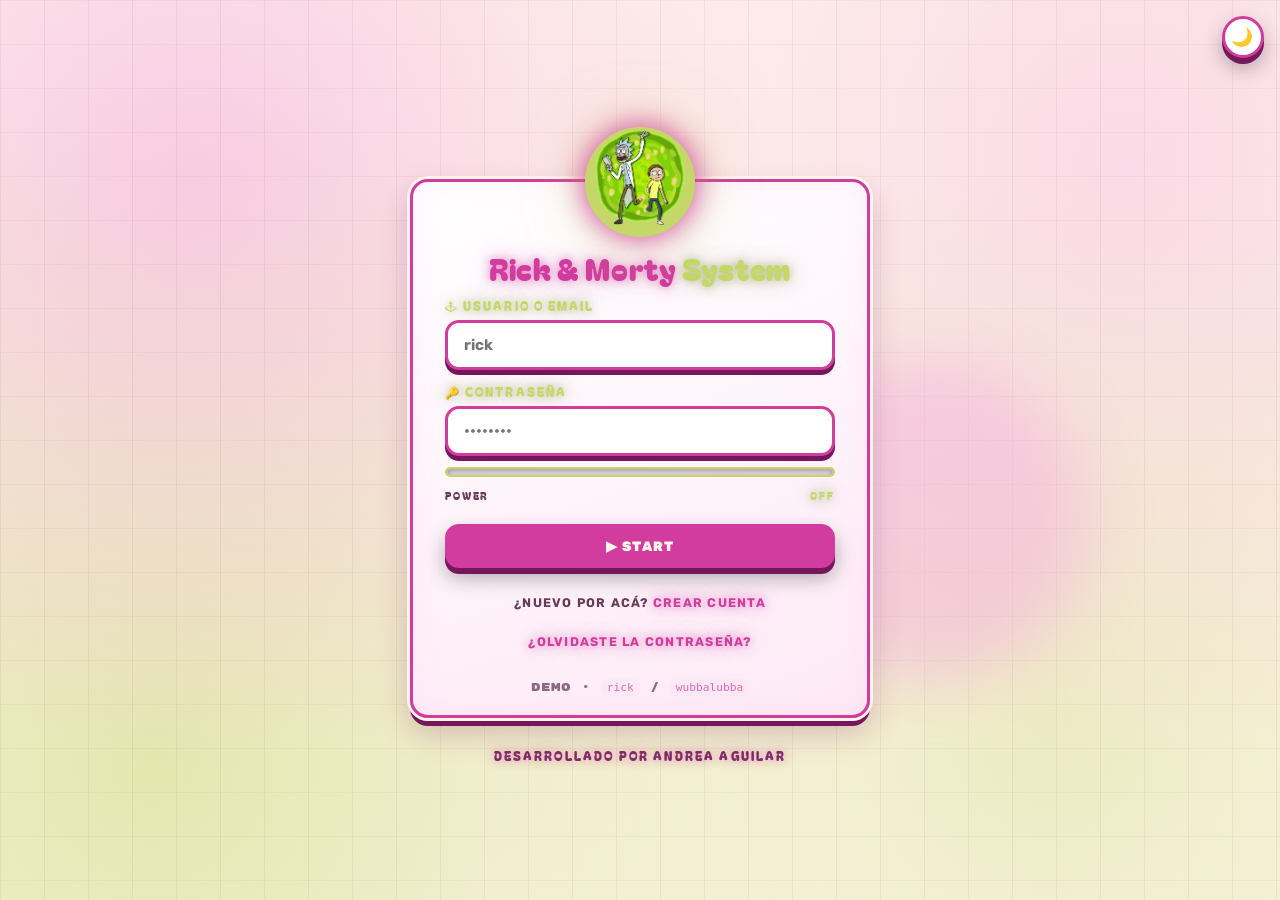
<file: index.html>
<!DOCTYPE html>
<html lang="es">
<head>
  <meta charset="UTF-8" />
  <meta name="viewport" content="width=device-width, initial-scale=1" />
  <title>Rick and Morty System — Redirigiendo…</title>
  <meta http-equiv="refresh" content="0; url=login.html" />
  <link rel="icon" href="favicon.ico" />
  <script>
    window.location.replace('login.html');
  </script>
</head>
<body>
  <p>Redirigiendo a <a href="login.html">iniciar sesión</a>…</p>
</body>
</html>
</file>
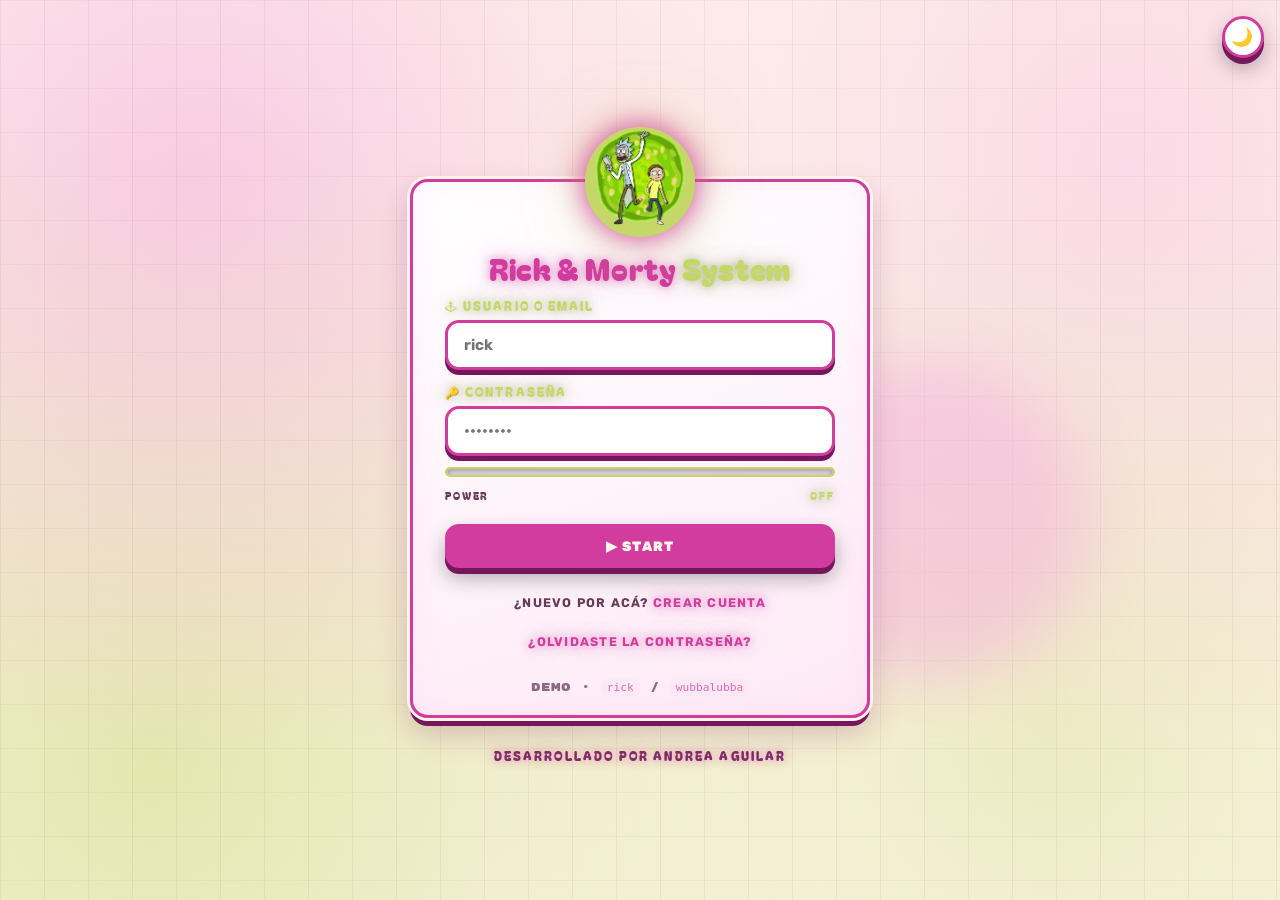
<file: app/index.html>
<!DOCTYPE html>
<html lang="es">
<head>
  <meta charset="UTF-8" />
  <meta name="viewport" content="width=device-width, initial-scale=1" />
  <title>Rick and Morty System — Redirigiendo…</title>
  <meta http-equiv="refresh" content="0; url=/app/login.html" />
  <link rel="icon" href="/favicon.ico" />
  <script>
    window.location.replace('/app/login.html');
  </script>
</head>
<body>
  <p>Redirigiendo a <a href="/app/login.html">iniciar sesión</a>…</p>
</body>
</html>
</file>
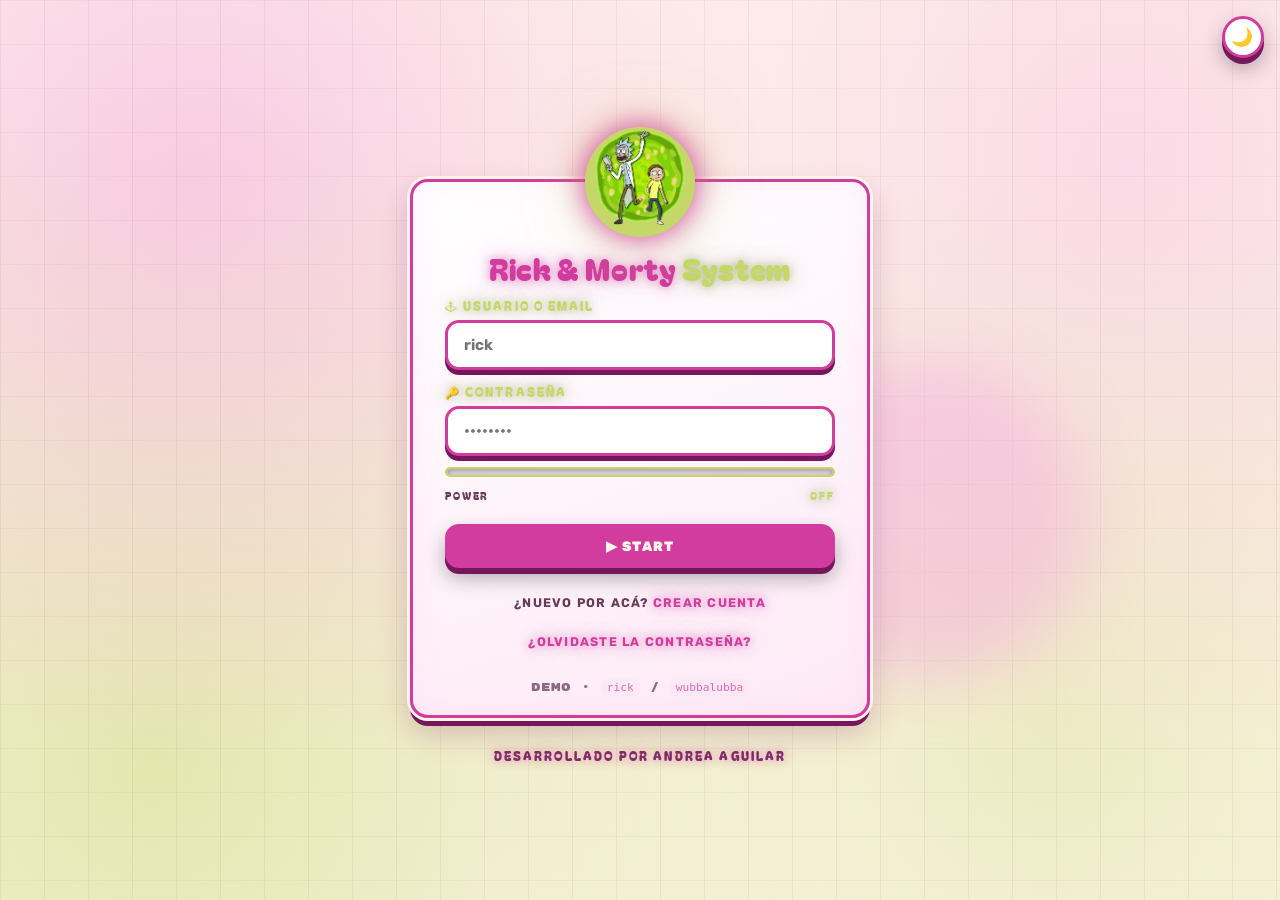
<file: character.html>
<!DOCTYPE html>
<html lang="es">
<head>
  <meta charset="UTF-8" />
  <meta name="viewport" content="width=device-width, initial-scale=1" />
  <title>Detalle del personaje — Rick and Morty System</title>
  <link rel="preconnect" href="https://fonts.googleapis.com" />
  <link rel="preconnect" href="https://fonts.gstatic.com" crossorigin />
  <link href="https://fonts.googleapis.com/css2?family=Bagel+Fat+One&family=Rubik:wght@500;700;900&family=Rubik+Mono+One&display=swap" rel="stylesheet" />
  <link rel="stylesheet" href="css/styles.css" />
  <link rel="icon" href="favicon.ico" />
  <script src="js/theme.js"></script>
</head>
<body>
  <header id="appHeader" class="app-header"></header>
  <main class="container">
    <a href="characters.html" class="btn btn-ghost" style="margin-bottom:1rem;">← Volver</a>
    <div id="content">
      <div class="loading"><span class="spinner"></span> Cargando…</div>
    </div>
  </main>
  <script src="js/auth.js"></script>
  <script src="js/api.js"></script>
  <script src="js/nav.js"></script>
  <script>
    window.Auth.require();
    const id = new URLSearchParams(location.search).get('id');
    const root = document.getElementById('content');

    function view(c, fromCache) {
      root.innerHTML = `
        ${fromCache ? '<div class="alert info">Datos desde caché (offline).</div>' : ''}
        <h1 class="page-title">${c.name}</h1>
        <p class="page-subtitle">Ficha del personaje #${c.id}</p>
        <div class="detail-grid">
          <div class="detail-card">
            <img class="detail-img" src="${c.image}" alt="${c.name}" onerror="this.style.display='none'" />
          </div>
          <div class="detail-card">
            <dl class="dl">
              <dt>ID</dt><dd>${c.id}</dd>
              <dt>Nombre</dt><dd>${c.name}</dd>
              <dt>Estado</dt><dd><span class="badge ${c.status.toLowerCase()}">${c.status}</span></dd>
              <dt>Especie</dt><dd>${c.species || '—'}</dd>
              <dt>Tipo</dt><dd>${c.type || '—'}</dd>
              <dt>Género</dt><dd>${c.gender || '—'}</dd>
              <dt>Origen</dt><dd>${c.origin ? c.origin.name : '—'}</dd>
              <dt>Ubicación</dt><dd>${c.location ? c.location.name : '—'}</dd>
              <dt>Episodios</dt><dd>${(c.episode || []).length}</dd>
            </dl>
            <div class="detail-actions">
              <button id="editBtn" class="btn btn-primary">Editar</button>
            </div>
          </div>
        </div>
      `;
      document.getElementById('editBtn').addEventListener('click', () => edit(c));
    }

    function edit(c) {
      root.innerHTML = `
        <h1 class="page-title">Editar personaje</h1>
        <div class="detail-card" style="max-width:600px;">
          <form id="editForm">
            <div class="form-field"><label>Nombre</label><input id="f_name" value="${c.name || ''}" /></div>
            <div class="form-field"><label>Especie</label><input id="f_species" value="${c.species || ''}" /></div>
            <div class="form-field"><label>Género</label>
              <select id="f_gender">
                ${['Male','Female','Genderless','unknown'].map(g => `<option ${g===c.gender?'selected':''}>${g}</option>`).join('')}
              </select>
            </div>
            <div class="form-field"><label>Tipo</label><input id="f_type" value="${c.type || ''}" /></div>
            <div class="form-field"><label>Estado</label>
              <select id="f_status">
                ${['Alive','Dead','unknown'].map(s => `<option ${s===c.status?'selected':''}>${s}</option>`).join('')}
              </select>
            </div>
            <div class="form-actions">
              <button type="submit" class="btn btn-primary">Guardar</button>
              <button type="button" id="cancelBtn" class="btn btn-ghost">Cancelar</button>
            </div>
          </form>
        </div>
      `;
      document.getElementById('cancelBtn').addEventListener('click', () => view(c, false));
      document.getElementById('editForm').addEventListener('submit', (e) => {
        e.preventDefault();
        const patch = {
          name: document.getElementById('f_name').value.trim(),
          species: document.getElementById('f_species').value.trim(),
          gender: document.getElementById('f_gender').value,
          type: document.getElementById('f_type').value.trim(),
          status: document.getElementById('f_status').value,
        };
        window.API.saveOverride('character', c.id, patch);
        view({ ...c, ...patch }, false);
      });
    }

    (async () => {
      if (!id) { root.innerHTML = '<div class="alert error">ID inválido</div>'; return; }
      try {
        const { data, fromCache } = await window.API.fetchOne('character', id);
        view(data, fromCache);
      } catch {
        root.innerHTML = '<div class="alert error">No se pudo cargar el personaje.</div>';
      }
    })();
  </script>
</body>
</html>
</file>
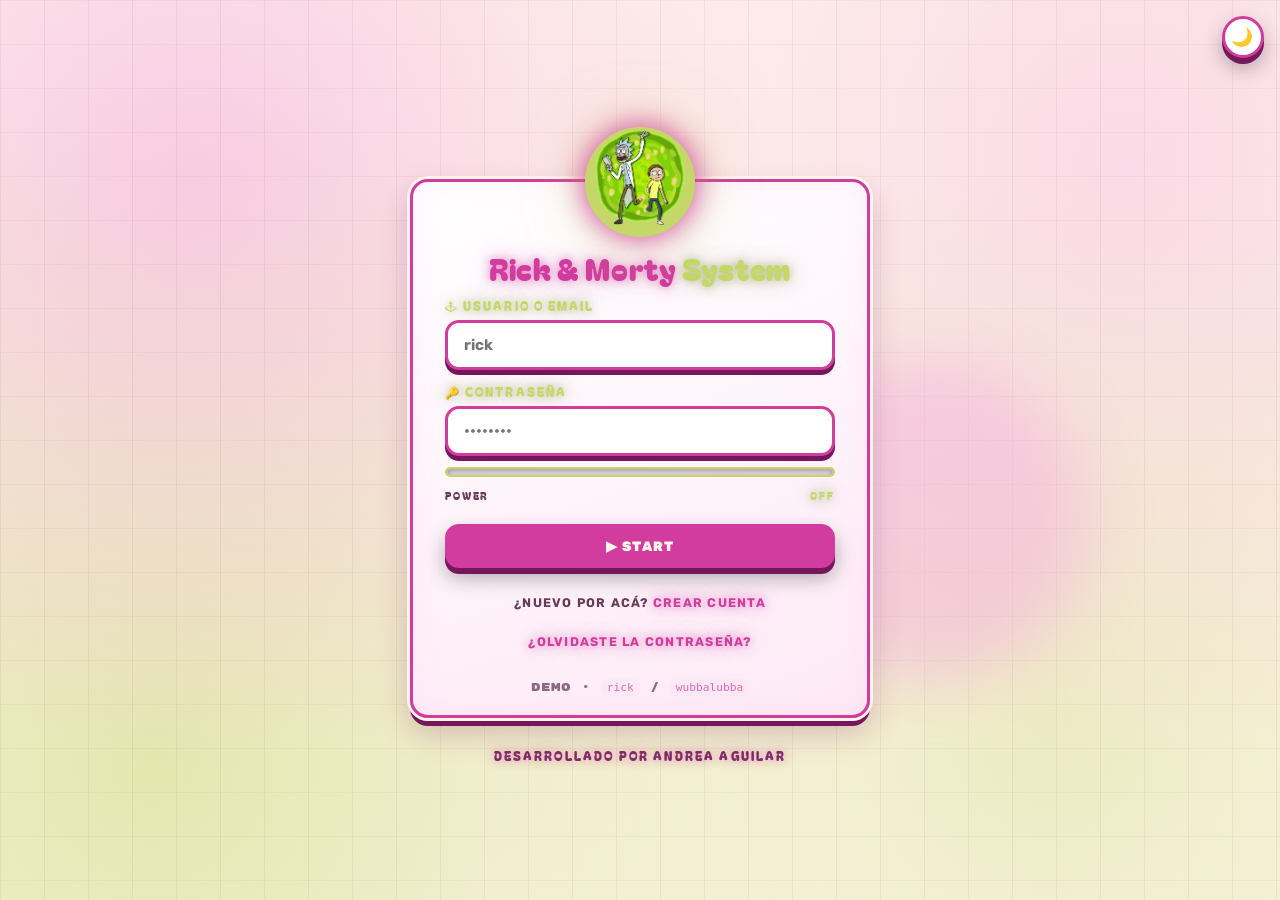
<file: characters.html>
<!DOCTYPE html>
<html lang="es">
<head>
  <meta charset="UTF-8" />
  <meta name="viewport" content="width=device-width, initial-scale=1" />
  <title>Personajes — Rick and Morty System</title>
  <meta name="description" content="Explora todos los personajes de Rick and Morty" />
  <link rel="preconnect" href="https://fonts.googleapis.com" />
  <link rel="preconnect" href="https://fonts.gstatic.com" crossorigin />
  <link href="https://fonts.googleapis.com/css2?family=Bagel+Fat+One&family=Rubik:wght@500;700;900&family=Rubik+Mono+One&display=swap" rel="stylesheet" />
  <link rel="stylesheet" href="css/styles.css" />
  <link rel="icon" href="favicon.ico" />
  <script src="js/theme.js"></script>
</head>
<body>
  <header id="appHeader" class="app-header"></header>
  <main class="container">
    <span class="badge-chip">🎯 Character Select</span><h1 class="page-title">Personajes</h1>
    <p class="page-subtitle">Consulta, busca y ordena los personajes del multiverso.</p>

    <div class="toolbar">
      <input id="search" class="search" type="search" placeholder="Buscar por nombre…" aria-label="Buscar personaje por nombre" />
    </div>

    <div id="loading" class="loading"><span class="spinner"></span> Cargando personajes…</div>
    <div id="tableWrap" class="table-wrap" style="display:none;">
      <div class="table-scroll">
        <table>
          <thead id="thead"></thead>
          <tbody id="tbody"></tbody>
        </table>
      </div>
    </div>
    <div id="pagination" class="pagination"></div>
    <div id="error"></div>
  </main>

  <script src="js/auth.js"></script>
  <script src="js/api.js"></script>
  <script src="js/nav.js"></script>
  <script src="js/table.js"></script>
  <script>
    window.Auth.require();
    (async () => {
      try {
        const { results, fromCache } = await window.API.fetchAll('character');
        document.getElementById('loading').style.display = 'none';
        document.getElementById('tableWrap').style.display = 'block';
        if (fromCache) {
          document.getElementById('error').innerHTML =
            `<div class="alert info" style="margin-top:1rem;">Mostrando datos desde caché (modo offline).</div>`;
        }
        window.TableView({
          data: results,
          columns: [
            { key: 'id', label: 'ID' },
            { key: 'name', label: 'Nombre' },
            { key: 'status', label: 'Estado', render: (r) => `<span class="badge ${r.status.toLowerCase()}">${r.status}</span>` },
            { key: 'species', label: 'Especie' },
            { key: 'gender', label: 'Género' },
          ],
          searchField: 'name',
          pageSize: 20,
          tbodyEl: document.getElementById('tbody'),
          theadEl: document.getElementById('thead'),
          searchEl: document.getElementById('search'),
          paginationEl: document.getElementById('pagination'),
          onRowClick: (id) => location.href = `character.html?id=${id}`
        });
      } catch {
        document.getElementById('loading').style.display = 'none';
        document.getElementById('error').innerHTML =
          `<div class="alert error">No se pudieron cargar los personajes.</div>`;
      }
    })();
  </script>
</body>
</html>
</file>
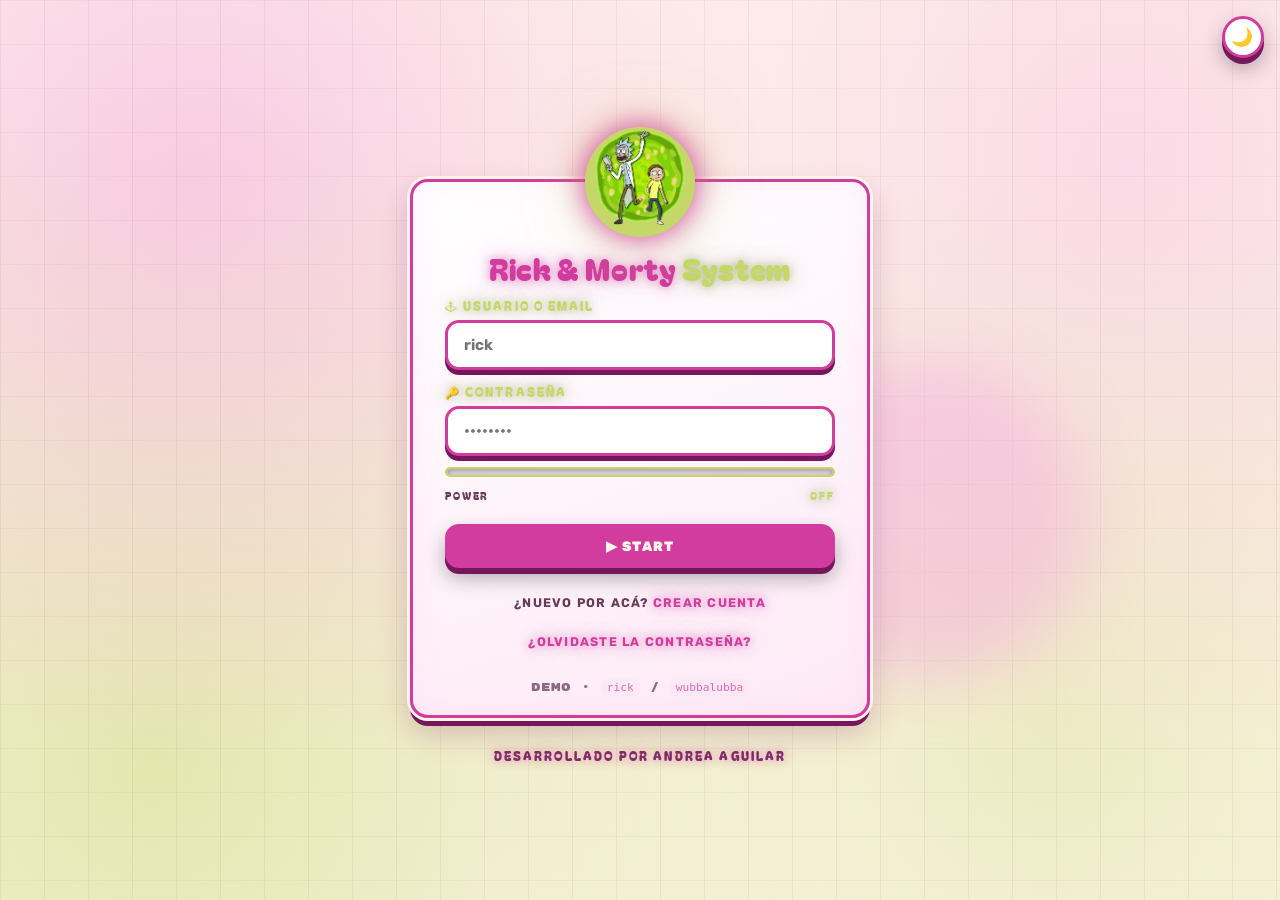
<file: episode.html>
<!DOCTYPE html>
<html lang="es">
<head>
  <meta charset="UTF-8" />
  <meta name="viewport" content="width=device-width, initial-scale=1" />
  <title>Detalle del episodio — Rick and Morty System</title>
  <link rel="preconnect" href="https://fonts.googleapis.com" />
  <link rel="preconnect" href="https://fonts.gstatic.com" crossorigin />
  <link href="https://fonts.googleapis.com/css2?family=Bagel+Fat+One&family=Rubik:wght@500;700;900&family=Rubik+Mono+One&display=swap" rel="stylesheet" />
  <link rel="stylesheet" href="css/styles.css" />
  <link rel="icon" href="favicon.ico" />
  <script src="js/theme.js"></script>
</head>
<body>
  <header id="appHeader" class="app-header"></header>
  <main class="container">
    <a href="episodes.html" class="btn btn-ghost" style="margin-bottom:1rem;">← Volver</a>
    <div id="content"><div class="loading"><span class="spinner"></span> Cargando…</div></div>
  </main>
  <script src="js/auth.js"></script>
  <script src="js/api.js"></script>
  <script src="js/nav.js"></script>
  <script>
    window.Auth.require();
    const id = new URLSearchParams(location.search).get('id');
    const root = document.getElementById('content');

    function view(e, fromCache) {
      root.innerHTML = `
        ${fromCache ? '<div class="alert info">Datos desde caché (offline).</div>' : ''}
        <h1 class="page-title">${e.name}</h1>
        <p class="page-subtitle">Ficha técnica del episodio ${e.episode}</p>
        <div class="detail-card" style="max-width:720px;">
          <dl class="dl">
            <dt>ID</dt><dd>${e.id}</dd>
            <dt>Nombre</dt><dd>${e.name}</dd>
            <dt>Fecha de emisión</dt><dd>${e.air_date || '—'}</dd>
            <dt>Código</dt><dd>${e.episode || '—'}</dd>
            <dt>Personajes</dt><dd>${(e.characters || []).length}</dd>
            <dt>Creado</dt><dd>${e.created ? new Date(e.created).toLocaleDateString() : '—'}</dd>
          </dl>
          <div class="detail-actions">
            <button id="editBtn" class="btn btn-primary">Editar</button>
          </div>
        </div>
      `;
      document.getElementById('editBtn').addEventListener('click', () => edit(e));
    }

    function edit(e) {
      root.innerHTML = `
        <h1 class="page-title">Editar episodio</h1>
        <div class="detail-card" style="max-width:600px;">
          <form id="editForm">
            <div class="form-field"><label>Nombre</label><input id="f_name" value="${e.name || ''}" /></div>
            <div class="form-field"><label>Fecha de emisión</label><input id="f_air" value="${e.air_date || ''}" /></div>
            <div class="form-field"><label>Código</label><input id="f_code" value="${e.episode || ''}" /></div>
            <div class="form-actions">
              <button type="submit" class="btn btn-primary">Guardar</button>
              <button type="button" id="cancelBtn" class="btn btn-ghost">Cancelar</button>
            </div>
          </form>
        </div>
      `;
      document.getElementById('cancelBtn').addEventListener('click', () => view(e, false));
      document.getElementById('editForm').addEventListener('submit', (ev) => {
        ev.preventDefault();
        const patch = {
          name: document.getElementById('f_name').value.trim(),
          air_date: document.getElementById('f_air').value.trim(),
          episode: document.getElementById('f_code').value.trim(),
        };
        window.API.saveOverride('episode', e.id, patch);
        view({ ...e, ...patch }, false);
      });
    }

    (async () => {
      if (!id) { root.innerHTML = '<div class="alert error">ID inválido</div>'; return; }
      try {
        const { data, fromCache } = await window.API.fetchOne('episode', id);
        view(data, fromCache);
      } catch {
        root.innerHTML = '<div class="alert error">No se pudo cargar el episodio.</div>';
      }
    })();
  </script>
</body>
</html>
</file>
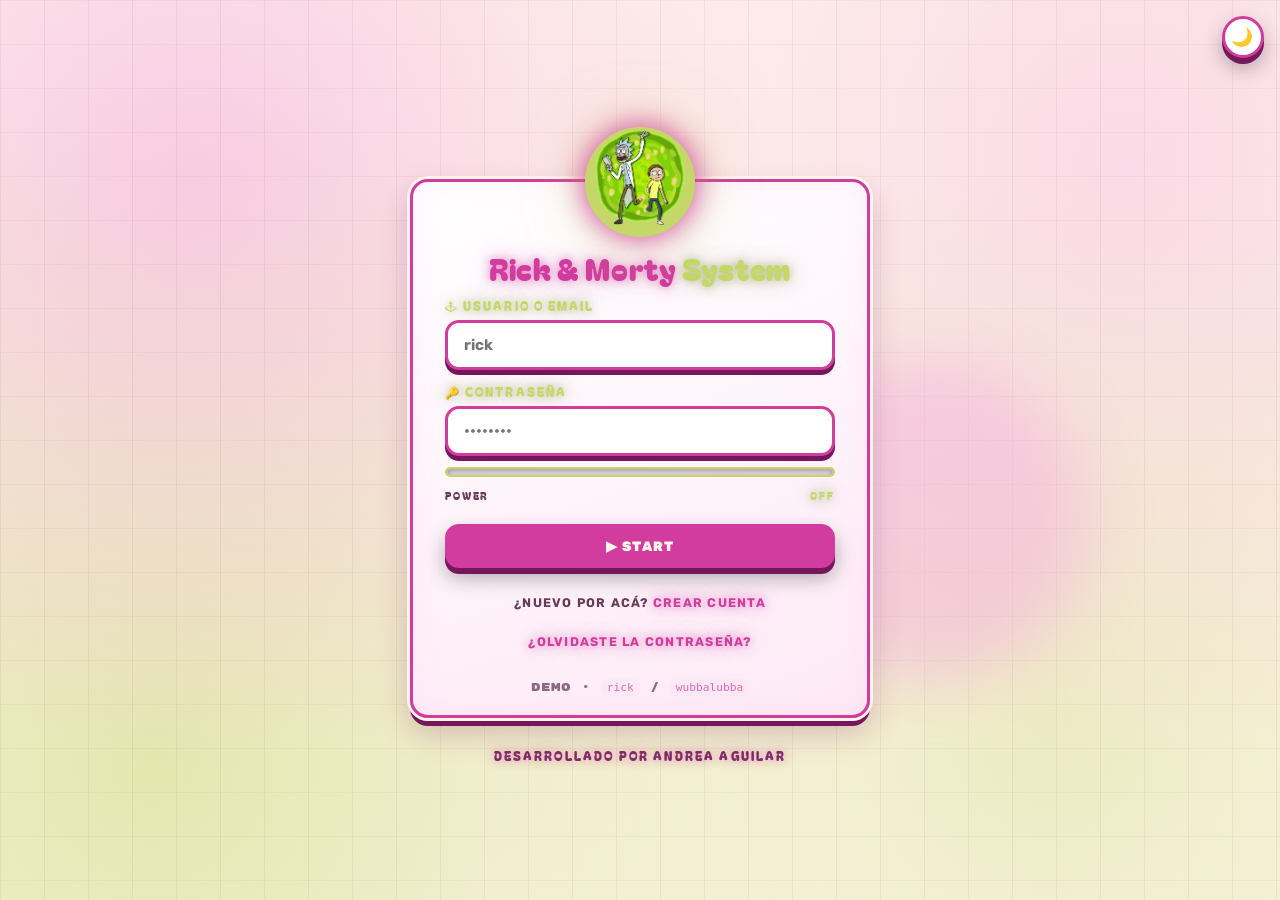
<file: episodes.html>
<!DOCTYPE html>
<html lang="es">
<head>
  <meta charset="UTF-8" />
  <meta name="viewport" content="width=device-width, initial-scale=1" />
  <title>Episodios — Rick and Morty System</title>
  <meta name="description" content="Explora todos los episodios de Rick and Morty" />
  <link rel="preconnect" href="https://fonts.googleapis.com" />
  <link rel="preconnect" href="https://fonts.gstatic.com" crossorigin />
  <link href="https://fonts.googleapis.com/css2?family=Bagel+Fat+One&family=Rubik:wght@500;700;900&family=Rubik+Mono+One&display=swap" rel="stylesheet" />
  <link rel="stylesheet" href="css/styles.css" />
  <link rel="icon" href="favicon.ico" />
  <script src="js/theme.js"></script>
</head>
<body>
  <header id="appHeader" class="app-header"></header>
  <main class="container">
    <span class="badge-chip">🎬 Season Select</span><h1 class="page-title">Episodios</h1>
    <p class="page-subtitle">Consulta, busca y ordena los episodios de la serie.</p>

    <div class="toolbar">
      <input id="search" class="search" type="search" placeholder="Buscar por nombre…" aria-label="Buscar episodio por nombre" />
    </div>

    <div id="loading" class="loading"><span class="spinner"></span> Cargando episodios…</div>
    <div id="tableWrap" class="table-wrap" style="display:none;">
      <div class="table-scroll">
        <table>
          <thead id="thead"></thead>
          <tbody id="tbody"></tbody>
        </table>
      </div>
    </div>
    <div id="pagination" class="pagination"></div>
    <div id="error"></div>
  </main>

  <script src="js/auth.js"></script>
  <script src="js/api.js"></script>
  <script src="js/nav.js"></script>
  <script src="js/table.js"></script>
  <script>
    window.Auth.require();
    (async () => {
      try {
        const { results, fromCache } = await window.API.fetchAll('episode');
        document.getElementById('loading').style.display = 'none';
        document.getElementById('tableWrap').style.display = 'block';
        if (fromCache) {
          document.getElementById('error').innerHTML =
            `<div class="alert info" style="margin-top:1rem;">Mostrando datos desde caché (modo offline).</div>`;
        }
        window.TableView({
          data: results,
          columns: [
            { key: 'id', label: 'ID' },
            { key: 'name', label: 'Nombre' },
            { key: 'air_date', label: 'Fecha de emisión' },
            { key: 'episode', label: 'Código' },
          ],
          searchField: 'name',
          pageSize: 20,
          tbodyEl: document.getElementById('tbody'),
          theadEl: document.getElementById('thead'),
          searchEl: document.getElementById('search'),
          paginationEl: document.getElementById('pagination'),
          onRowClick: (id) => location.href = `episode.html?id=${id}`
        });
      } catch {
        document.getElementById('loading').style.display = 'none';
        document.getElementById('error').innerHTML =
          `<div class="alert error">No se pudieron cargar los episodios.</div>`;
      }
    })();
  </script>
</body>
</html>
</file>
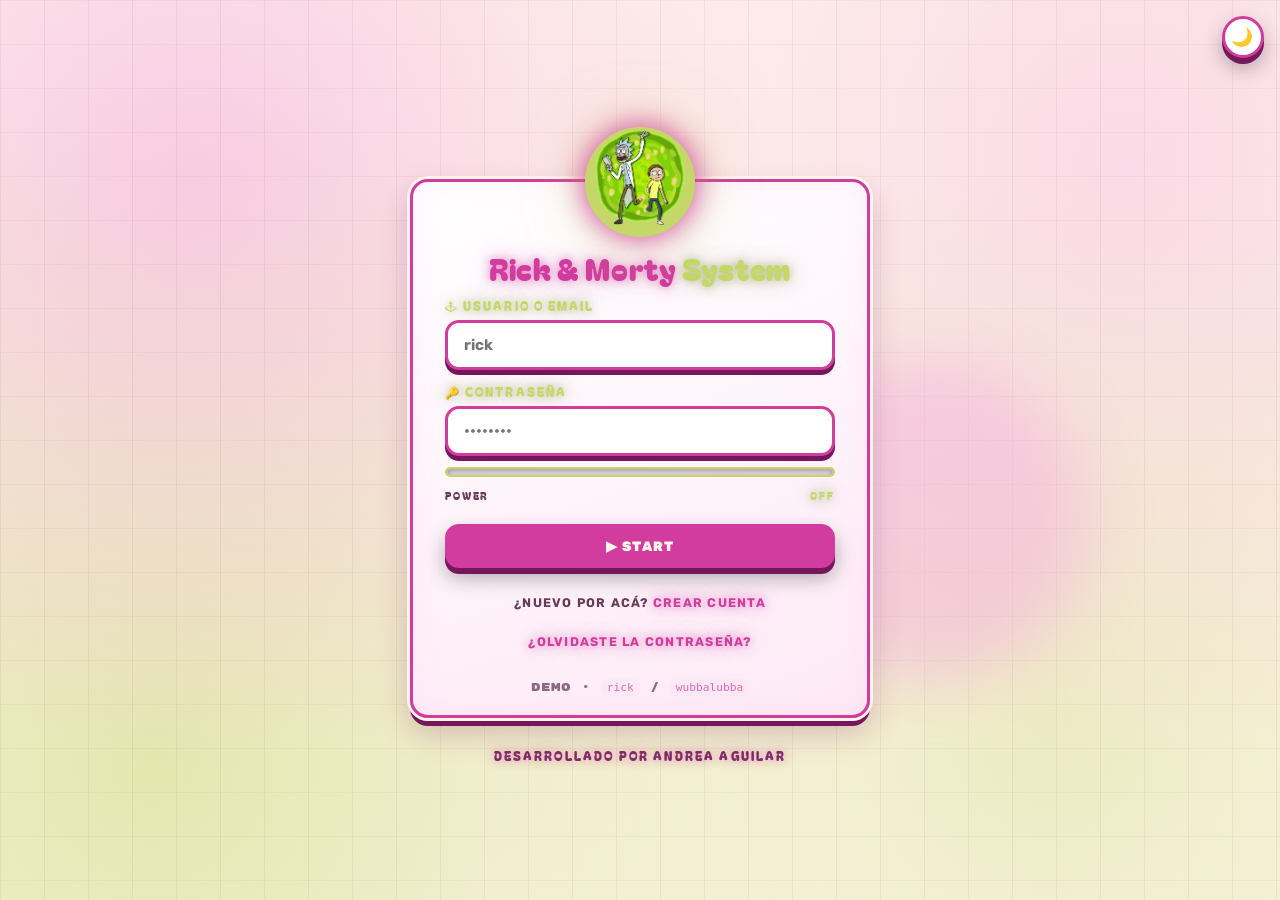
<file: login.html>
<!DOCTYPE html>
<html lang="es">
<head>
  <meta charset="UTF-8" />
  <meta name="viewport" content="width=device-width, initial-scale=1" />
  <title>Iniciar sesión — Rick and Morty System</title>
  <meta name="description" content="Inicia sesión en Rick and Morty System" />
  <link rel="preconnect" href="https://fonts.googleapis.com" />
  <link rel="preconnect" href="https://fonts.gstatic.com" crossorigin />
  <link href="https://fonts.googleapis.com/css2?family=Bagel+Fat+One&family=Rubik:wght@500;700;900&family=Rubik+Mono+One&display=swap" rel="stylesheet" />
  <link rel="stylesheet" href="css/styles.css" />
  <link rel="icon" href="favicon.ico" />
  <script src="js/theme.js"></script>
</head>
<body>
  <main class="auth-wrap">
    <div class="auth-topbar">
      <button id="themeBtn" class="btn btn-icon" aria-label="Cambiar tema" title="Cambiar tema">🌙</button>
    </div>

    <section class="auth-card" aria-labelledby="title">
      <div class="auth-portal-deco" aria-hidden="true"></div>

      <h1 id="title" class="auth-title">Rick &amp; Morty <span class="acento-oliva">System</span></h1>

      <div id="alert" role="alert" aria-live="polite"></div>

      <form id="loginForm" novalidate>
        <div class="form-field">
          <label for="identifier">🕹 Usuario o email</label>
          <input id="identifier" name="identifier" type="text" required autocomplete="username" placeholder="rick" />
        </div>
        <div class="form-field">
          <label for="password">🔑 Contraseña</label>
          <input id="password" name="password" type="password" required autocomplete="current-password" placeholder="••••••••" />
          <div class="power-meter"><div id="powerFill" class="power-meter-fill"></div></div>
          <div class="power-meter-label">
            <span>Power</span>
            <span class="lvl" id="powerLbl">Off</span>
          </div>
        </div>
        <div class="form-actions">
          <button type="submit" class="btn btn-primary">▶ Start</button>
        </div>
      </form>

      <p class="form-alt" id="form-alt-start">¿NUEVO POR ACÁ? <a href="register.html">Crear cuenta</a></p>
      <p class="form-alt-olv"><a href="recover.html">¿Olvidaste la contraseña?</a></p>
      <p class="form-hint">Demo · <code>rick</code> / <code>wubbalubba</code></p>
    </section>
    <p class="auth-footer">Desarrollado por Andrea Aguilar</p>
  </main>

  <script src="js/auth.js"></script>
  <script>
    if (window.Auth.session()) location.href = 'characters.html';

    const idEl = document.getElementById('identifier');
    const pwEl = document.getElementById('password');
    const powerFill = document.getElementById('powerFill');
    const powerLbl = document.getElementById('powerLbl');

    function update() {
      const pct = Math.min(100, pwEl.value.length * 17);
      powerFill.style.width = pct + '%';
      const labels = ['Off', 'Low', 'Mid', 'High', 'Max', 'Ultra'];
      powerLbl.textContent = labels[Math.min(labels.length - 1, Math.floor(pct / 20))];
    }
    pwEl.addEventListener('input', update);

    document.getElementById('loginForm').addEventListener('submit', (e) => {
      e.preventDefault();
      const id = idEl.value.trim();
      const pw = pwEl.value;
      const alertBox = document.getElementById('alert');
      alertBox.innerHTML = '';
      const res = window.Auth.login(id, pw);
      if (res.ok) {
        alertBox.innerHTML = `<div class="alert success">✔ Loading multiverse…</div>`;
        setTimeout(() => location.href = 'characters.html', 500);
      } else {
        alertBox.innerHTML = `<div class="alert error">✘ ${res.error}</div>`;
      }
    });
  </script>
</body>
</html>
</file>
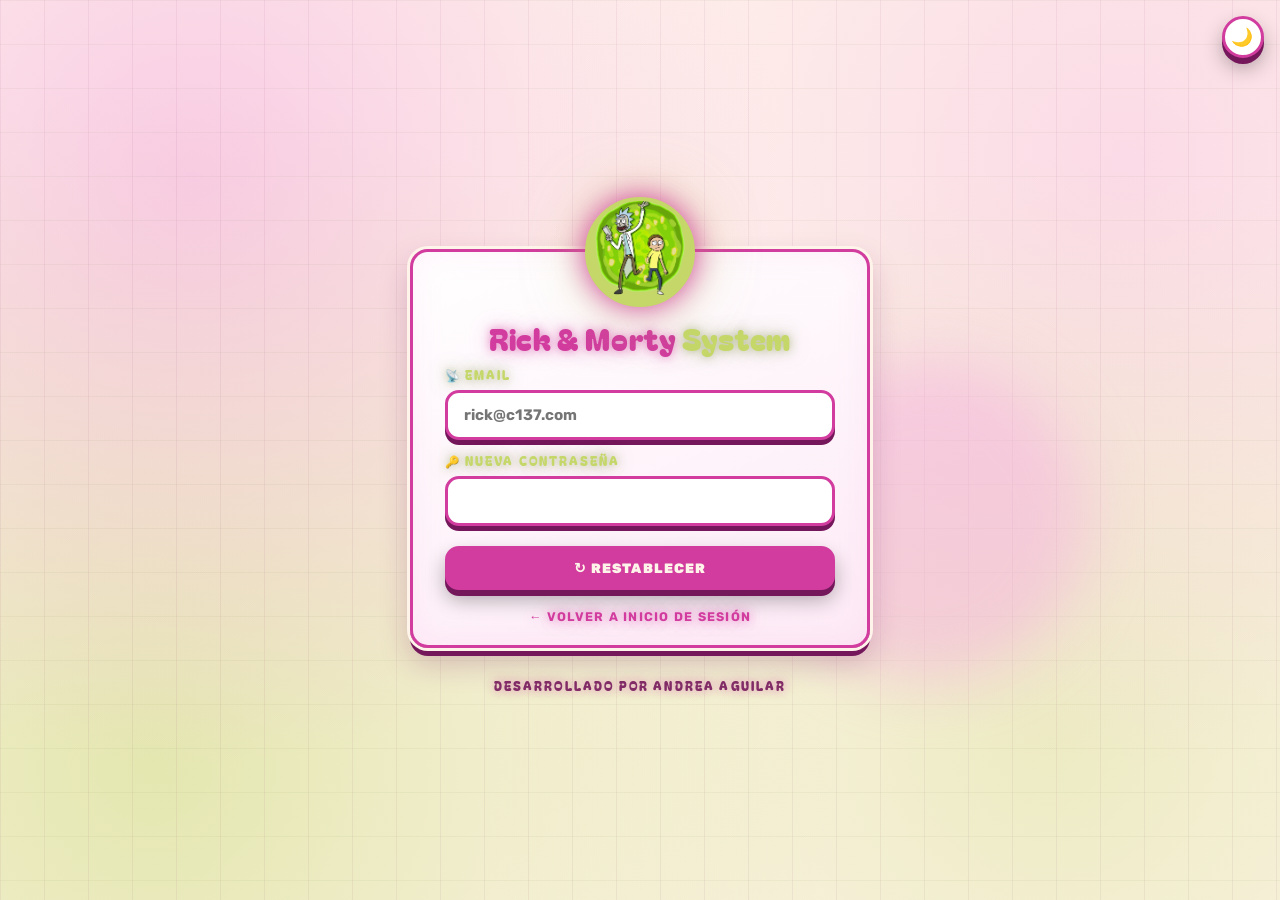
<file: recover.html>
<!DOCTYPE html>
<html lang="es">
<head>
  <meta charset="UTF-8" />
  <meta name="viewport" content="width=device-width, initial-scale=1" />
  <title>Recuperar contraseña — Rick and Morty System</title>
  <link rel="preconnect" href="https://fonts.googleapis.com" />
  <link rel="preconnect" href="https://fonts.gstatic.com" crossorigin />
  <link href="https://fonts.googleapis.com/css2?family=Bagel+Fat+One&family=Rubik:wght@500;700;900&family=Rubik+Mono+One&display=swap" rel="stylesheet" />
  <link rel="stylesheet" href="css/styles.css" />
  <link rel="icon" href="favicon.ico" />
  <script src="js/theme.js"></script>
</head>
<body>
  <main class="auth-wrap">
    <div class="auth-topbar">
      <button id="themeBtn" class="btn btn-icon" aria-label="Cambiar tema" title="Cambiar tema">🌙</button>
    </div>
    <section class="auth-card">
      <div class="auth-portal-deco" aria-hidden="true"></div>
      <h1 class="auth-title">Rick &amp; Morty <span class="acento-oliva">System</span></h1>

      <div id="alert" role="alert" aria-live="polite"></div>
      <form id="recForm" novalidate>
        <div class="form-field">
          <label for="email">📡 Email</label>
          <input id="email" type="email" required autocomplete="email" placeholder="rick@c137.com" />
        </div>
        <div class="form-field">
          <label for="password">🔑 Nueva contraseña</label>
          <input id="password" type="password" required minlength="6" autocomplete="new-password" />
        </div>
        <div class="form-actions">
          <button type="submit" class="btn btn-primary">↻ Restablecer</button>
        </div>
      </form>
      <p class="form-alt"><a href="login.html">← Volver a inicio de sesión</a></p>
    </section>
    <p class="auth-footer">Desarrollado por Andrea Aguilar</p>
  </main>

  <script src="js/auth.js"></script>
  <script>
    document.getElementById('recForm').addEventListener('submit', (e) => {
      e.preventDefault();
      const email = document.getElementById('email').value.trim();
      const pw = document.getElementById('password').value;
      const alertBox = document.getElementById('alert');
      alertBox.innerHTML = '';
      const res = window.Auth.recover(email, pw);
      if (!res.ok) return alertBox.innerHTML = `<div class="alert error">${res.error}</div>`;
      alertBox.innerHTML = `<div class="alert success">Contraseña actualizada. Redirigiendo…</div>`;
      setTimeout(() => location.href = 'login.html', 1200);
    });
  </script>
</body>
</html>
</file>
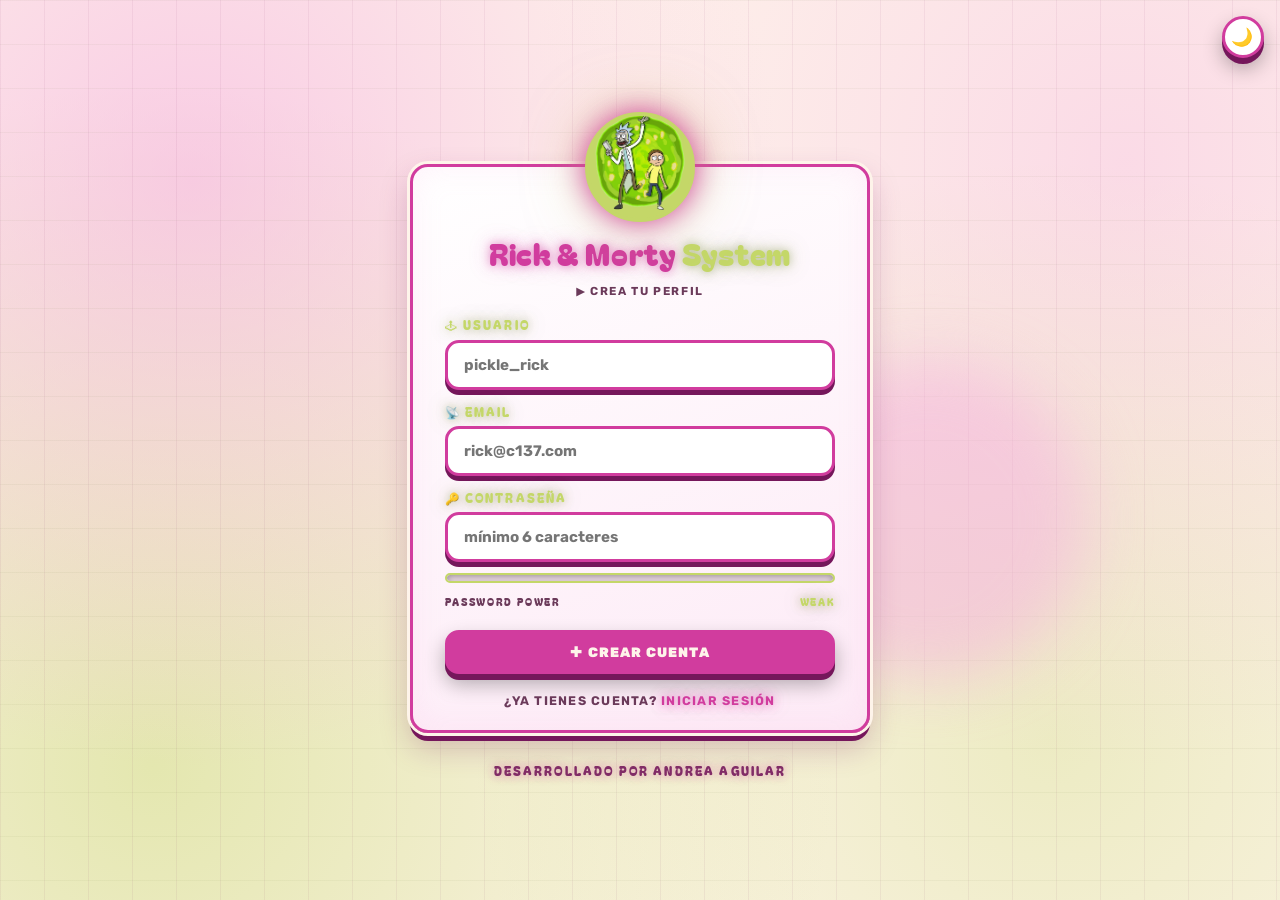
<file: register.html>
<!DOCTYPE html>
<html lang="es">
<head>
  <meta charset="UTF-8" />
  <meta name="viewport" content="width=device-width, initial-scale=1" />
  <title>Crear cuenta — Rick and Morty System</title>
  <link rel="preconnect" href="https://fonts.googleapis.com" />
  <link rel="preconnect" href="https://fonts.gstatic.com" crossorigin />
  <link href="https://fonts.googleapis.com/css2?family=Bagel+Fat+One&family=Rubik:wght@500;700;900&family=Rubik+Mono+One&display=swap" rel="stylesheet" />
  <link rel="stylesheet" href="css/styles.css" />
  <link rel="icon" href="favicon.ico" />
  <script src="js/theme.js"></script>
</head>
<body>
  <main class="auth-wrap">
    <div class="auth-topbar">
      <button id="themeBtn" class="btn btn-icon" aria-label="Cambiar tema" title="Cambiar tema">🌙</button>
    </div>

    <section class="auth-card">
      <div class="auth-portal-deco" aria-hidden="true"></div>

      <h1 class="auth-title">Rick &amp; Morty <span class="acento-oliva">System</span></h1>
      <p class="auth-sub">▶ CREA TU PERFIL</p>

      <div id="alert" role="alert" aria-live="polite"></div>

      <form id="regForm" novalidate>
        <div class="form-field">
          <label for="username">🕹 Usuario</label>
          <input id="username" type="text" required minlength="3" autocomplete="username" placeholder="pickle_rick" />
        </div>
        <div class="form-field">
          <label for="email">📡 Email</label>
          <input id="email" type="email" required autocomplete="email" placeholder="rick@c137.com" />
        </div>
        <div class="form-field">
          <label for="password">🔑 Contraseña</label>
          <input id="password" type="password" required minlength="6" autocomplete="new-password" placeholder="mínimo 6 caracteres" />
          <div class="power-meter"><div id="powerFill" class="power-meter-fill"></div></div>
          <div class="power-meter-label">
            <span>Password Power</span>
            <span class="lvl" id="powerLbl">Weak</span>
          </div>
        </div>

        <div class="form-actions">
          <button type="submit" class="btn btn-primary">✚ Crear cuenta</button>
        </div>
      </form>

      <p class="form-alt">¿Ya tienes cuenta? <a href="login.html">Iniciar sesión</a></p>
    </section>
    <p class="auth-footer">Desarrollado por Andrea Aguilar</p>
  </main>

  <script src="js/auth.js"></script>
  <script>
    const u = document.getElementById('username');
    const em = document.getElementById('email');
    const pw = document.getElementById('password');
    const powerFill = document.getElementById('powerFill');
    const powerLbl = document.getElementById('powerLbl');

    const RANKS = ['Weak', 'Low', 'Mid', 'High', 'Strong', 'Legendary'];
    function update() {
      const len = pw.value.length;
      const pct = Math.min(100, Math.round((len / 6) * 83 + Math.max(0, len - 6) * 8.5));
      powerFill.style.width = pct + '%';
      const idx = Math.min(RANKS.length - 1, Math.floor(pct / 17));
      powerLbl.textContent = RANKS[idx];
    }
    pw.addEventListener('input', update);

    document.getElementById('regForm').addEventListener('submit', (e) => {
      e.preventDefault();
      const alertBox = document.getElementById('alert');
      alertBox.innerHTML = '';
      if (pw.value.length < 6) {
        return alertBox.innerHTML = `<div class="alert error">✘ La contraseña debe tener mínimo 6 caracteres</div>`;
      }
      const res = window.Auth.register({ username: u.value.trim(), email: em.value.trim(), password: pw.value });
      if (!res.ok) return alertBox.innerHTML = `<div class="alert error">✘ ${res.error}</div>`;
      window.Auth.login(u.value.trim(), pw.value);

      alertBox.innerHTML = `<div class="alert success">✔ Cuenta creada · Entrando al multiverso…</div>`;
      setTimeout(() => location.href = 'characters.html', 600);
    });
  </script>
</body>
</html>
</file>
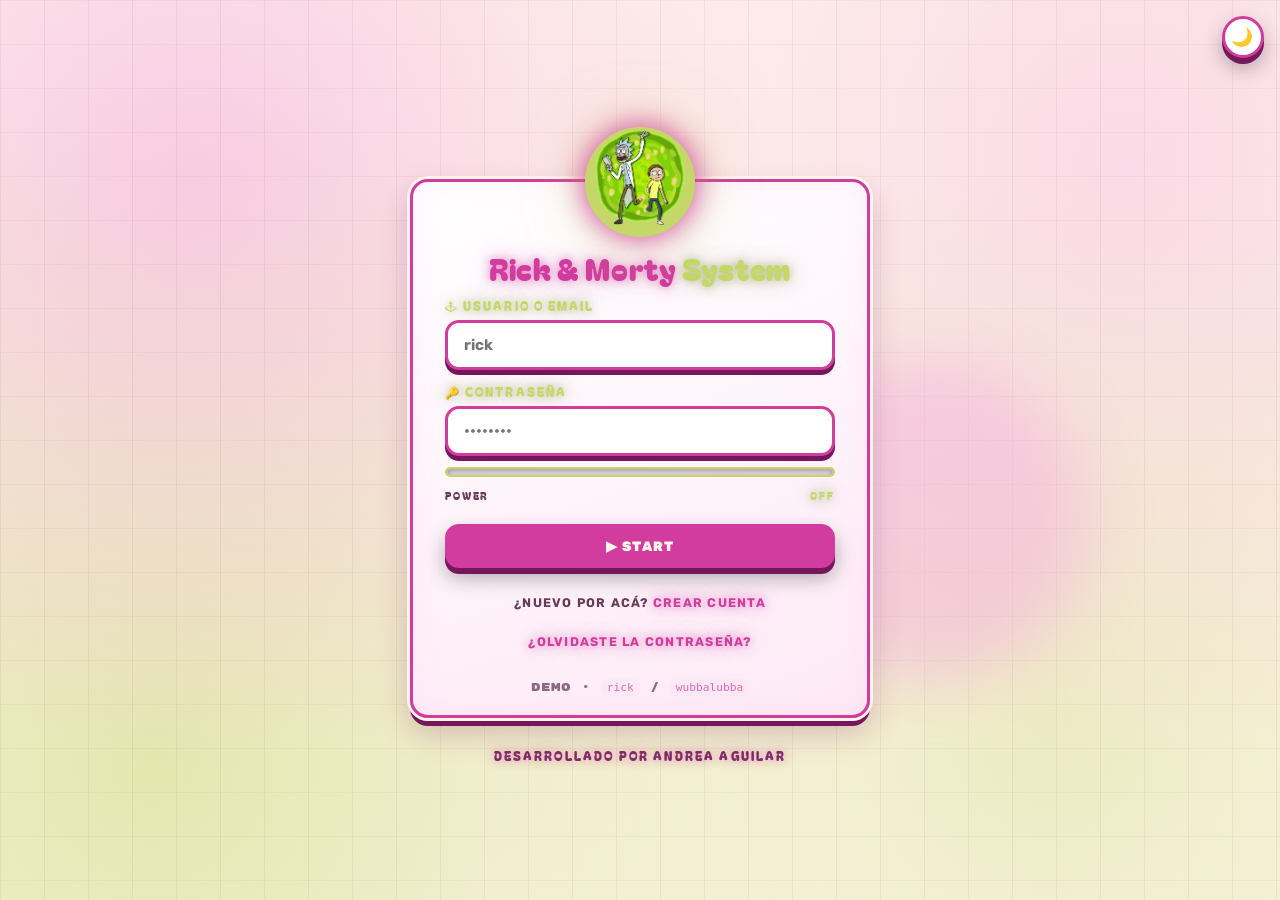
<file: app/character.html>
<!DOCTYPE html>
<html lang="es">
<head>
  <meta charset="UTF-8" />
  <meta name="viewport" content="width=device-width, initial-scale=1" />
  <title>Detalle del personaje — Rick and Morty System</title>
  <link rel="preconnect" href="https://fonts.googleapis.com" />
  <link rel="preconnect" href="https://fonts.gstatic.com" crossorigin />
  <link href="https://fonts.googleapis.com/css2?family=Bagel+Fat+One&family=Rubik:wght@500;700;900&family=Rubik+Mono+One&display=swap" rel="stylesheet" />
  <link rel="stylesheet" href="/app/css/styles.css" />
  <link rel="icon" href="/favicon.ico" />
  <script src="/app/js/theme.js"></script>
</head>
<body>
  <header id="appHeader" class="app-header"></header>
  <main class="container">
    <a href="/app/characters.html" class="btn btn-ghost" style="margin-bottom:1rem;">← Volver</a>
    <div id="content">
      <div class="loading"><span class="spinner"></span> Cargando…</div>
    </div>
  </main>
  <script src="/app/js/auth.js"></script>
  <script src="/app/js/api.js"></script>
  <script src="/app/js/nav.js"></script>
  <script>
    window.Auth.require();
    const id = new URLSearchParams(location.search).get('id');
    const root = document.getElementById('content');

    function view(c, fromCache) {
      root.innerHTML = `
        ${fromCache ? '<div class="alert info">Datos desde caché (offline).</div>' : ''}
        <h1 class="page-title">${c.name}</h1>
        <p class="page-subtitle">Ficha del personaje #${c.id}</p>
        <div class="detail-grid">
          <div class="detail-card">
            <img class="detail-img" src="${c.image}" alt="${c.name}" onerror="this.style.display='none'" />
          </div>
          <div class="detail-card">
            <dl class="dl">
              <dt>ID</dt><dd>${c.id}</dd>
              <dt>Nombre</dt><dd>${c.name}</dd>
              <dt>Estado</dt><dd><span class="badge ${c.status.toLowerCase()}">${c.status}</span></dd>
              <dt>Especie</dt><dd>${c.species || '—'}</dd>
              <dt>Tipo</dt><dd>${c.type || '—'}</dd>
              <dt>Género</dt><dd>${c.gender || '—'}</dd>
              <dt>Origen</dt><dd>${c.origin ? c.origin.name : '—'}</dd>
              <dt>Ubicación</dt><dd>${c.location ? c.location.name : '—'}</dd>
              <dt>Episodios</dt><dd>${(c.episode || []).length}</dd>
            </dl>
            <div class="detail-actions">
              <button id="editBtn" class="btn btn-primary">Editar</button>
            </div>
          </div>
        </div>
      `;
      document.getElementById('editBtn').addEventListener('click', () => edit(c));
    }

    function edit(c) {
      root.innerHTML = `
        <h1 class="page-title">Editar personaje</h1>
        <div class="detail-card" style="max-width:600px;">
          <form id="editForm">
            <div class="form-field"><label>Nombre</label><input id="f_name" value="${c.name || ''}" /></div>
            <div class="form-field"><label>Especie</label><input id="f_species" value="${c.species || ''}" /></div>
            <div class="form-field"><label>Género</label>
              <select id="f_gender">
                ${['Male','Female','Genderless','unknown'].map(g => `<option ${g===c.gender?'selected':''}>${g}</option>`).join('')}
              </select>
            </div>
            <div class="form-field"><label>Tipo</label><input id="f_type" value="${c.type || ''}" /></div>
            <div class="form-field"><label>Estado</label>
              <select id="f_status">
                ${['Alive','Dead','unknown'].map(s => `<option ${s===c.status?'selected':''}>${s}</option>`).join('')}
              </select>
            </div>
            <div class="form-actions">
              <button type="submit" class="btn btn-primary">Guardar</button>
              <button type="button" id="cancelBtn" class="btn btn-ghost">Cancelar</button>
            </div>
          </form>
        </div>
      `;
      document.getElementById('cancelBtn').addEventListener('click', () => view(c, false));
      document.getElementById('editForm').addEventListener('submit', (e) => {
        e.preventDefault();
        const patch = {
          name: document.getElementById('f_name').value.trim(),
          species: document.getElementById('f_species').value.trim(),
          gender: document.getElementById('f_gender').value,
          type: document.getElementById('f_type').value.trim(),
          status: document.getElementById('f_status').value,
        };
        window.API.saveOverride('character', c.id, patch);
        view({ ...c, ...patch }, false);
      });
    }

    (async () => {
      if (!id) { root.innerHTML = '<div class="alert error">ID inválido</div>'; return; }
      try {
        const { data, fromCache } = await window.API.fetchOne('character', id);
        view(data, fromCache);
      } catch {
        root.innerHTML = '<div class="alert error">No se pudo cargar el personaje.</div>';
      }
    })();
  </script>
</body>
</html>
</file>
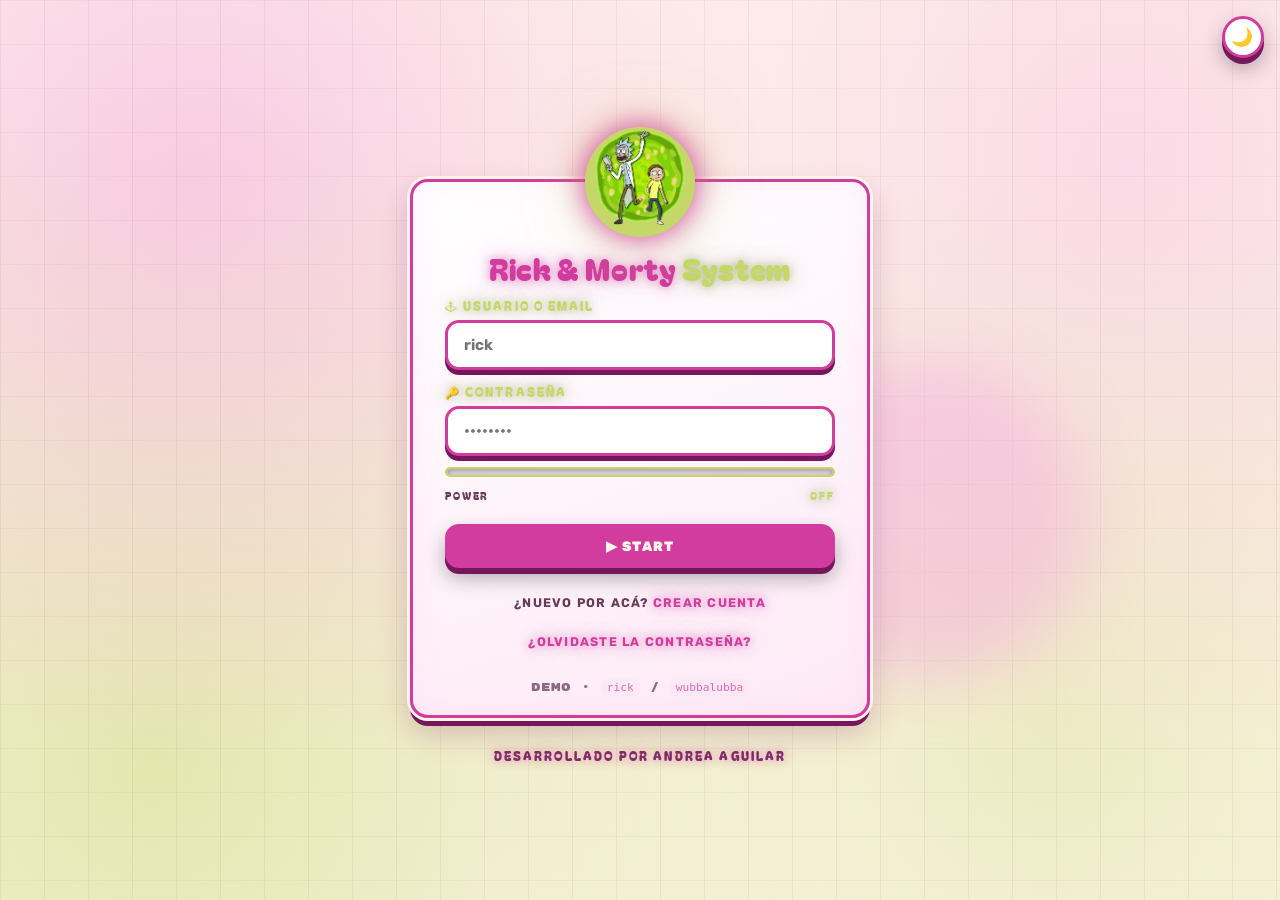
<file: app/characters.html>
<!DOCTYPE html>
<html lang="es">
<head>
  <meta charset="UTF-8" />
  <meta name="viewport" content="width=device-width, initial-scale=1" />
  <title>Personajes — Rick and Morty System</title>
  <meta name="description" content="Explora todos los personajes de Rick and Morty" />
  <link rel="preconnect" href="https://fonts.googleapis.com" />
  <link rel="preconnect" href="https://fonts.gstatic.com" crossorigin />
  <link href="https://fonts.googleapis.com/css2?family=Bagel+Fat+One&family=Rubik:wght@500;700;900&family=Rubik+Mono+One&display=swap" rel="stylesheet" />
  <link rel="stylesheet" href="/app/css/styles.css" />
  <link rel="icon" href="/favicon.ico" />
  <script src="/app/js/theme.js"></script>
</head>
<body>
  <header id="appHeader" class="app-header"></header>
  <main class="container">
    <span class="badge-chip">🎯 Character Select</span><h1 class="page-title">Personajes</h1>
    <p class="page-subtitle">Consulta, busca y ordena los personajes del multiverso.</p>

    <div class="toolbar">
      <input id="search" class="search" type="search" placeholder="Buscar por nombre…" aria-label="Buscar personaje por nombre" />
    </div>

    <div id="loading" class="loading"><span class="spinner"></span> Cargando personajes…</div>
    <div id="tableWrap" class="table-wrap" style="display:none;">
      <div class="table-scroll">
        <table>
          <thead id="thead"></thead>
          <tbody id="tbody"></tbody>
        </table>
      </div>
    </div>
    <div id="pagination" class="pagination"></div>
    <div id="error"></div>
  </main>

  <script src="/app/js/auth.js"></script>
  <script src="/app/js/api.js"></script>
  <script src="/app/js/nav.js"></script>
  <script src="/app/js/table.js"></script>
  <script>
    window.Auth.require();
    (async () => {
      try {
        const { results, fromCache } = await window.API.fetchAll('character');
        document.getElementById('loading').style.display = 'none';
        document.getElementById('tableWrap').style.display = 'block';
        if (fromCache) {
          document.getElementById('error').innerHTML =
            `<div class="alert info" style="margin-top:1rem;">Mostrando datos desde caché (modo offline).</div>`;
        }
        window.TableView({
          data: results,
          columns: [
            { key: 'id', label: 'ID' },
            { key: 'name', label: 'Nombre' },
            { key: 'species', label: 'Especie' },
            { key: 'gender', label: 'Género' },
            { key: 'type', label: 'Tipo', render: r => r.type || '—' },
            { key: 'status', label: 'Estado', render: r => `<span class="badge ${r.status.toLowerCase()}">${r.status}</span>` },
          ],
          searchField: 'name',
          pageSize: 20,
          tbodyEl: document.getElementById('tbody'),
          theadEl: document.getElementById('thead'),
          searchEl: document.getElementById('search'),
          paginationEl: document.getElementById('pagination'),
          onRowClick: (id) => location.href = `/app/character.html?id=${id}`
        });
      } catch (e) {
        document.getElementById('loading').style.display = 'none';
        document.getElementById('error').innerHTML =
          `<div class="alert error">No se pudieron cargar los personajes. Verifica tu conexión.</div>`;
      }
    })();
  </script>
</body>
</html>
</file>
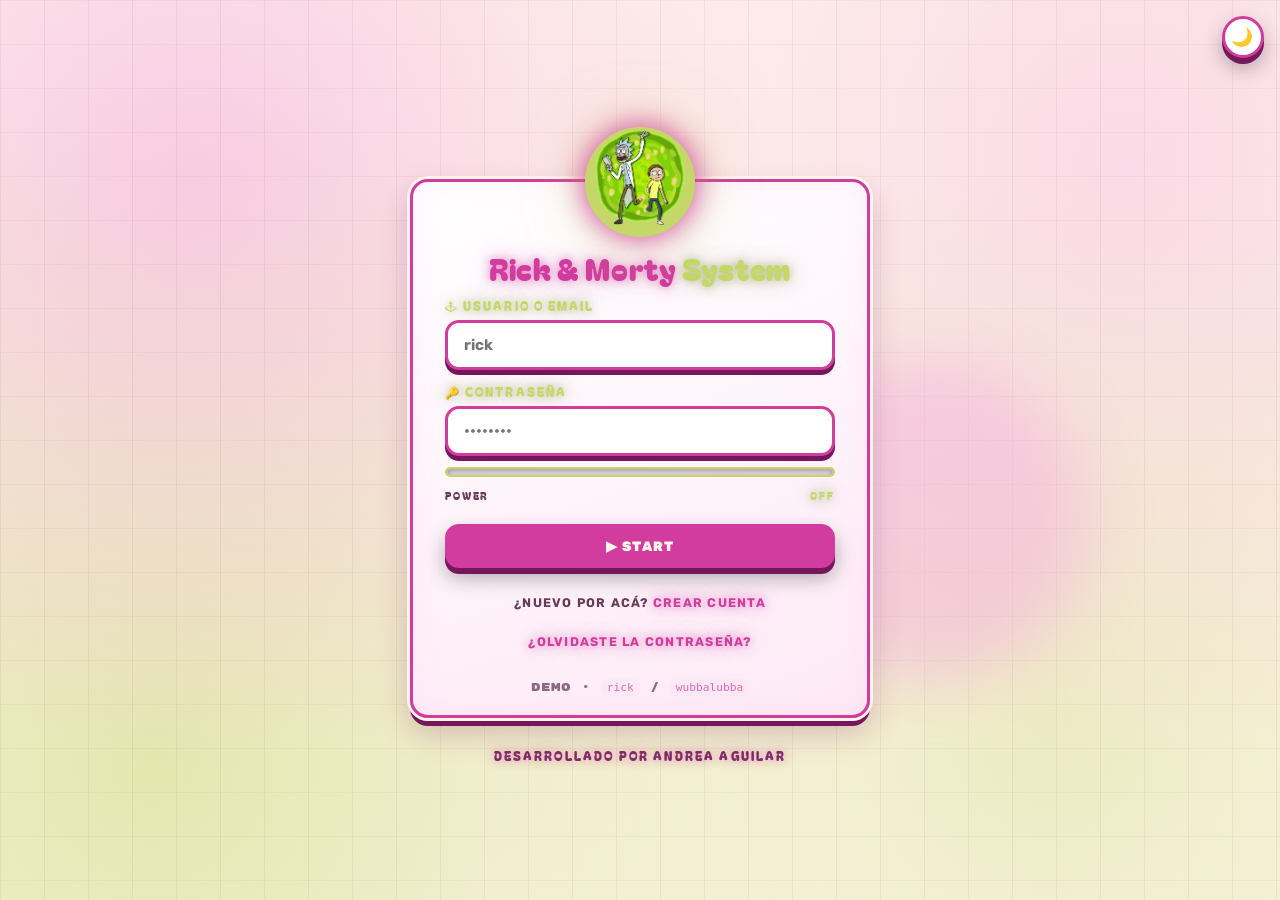
<file: app/episode.html>
<!DOCTYPE html>
<html lang="es">
<head>
  <meta charset="UTF-8" />
  <meta name="viewport" content="width=device-width, initial-scale=1" />
  <title>Detalle del episodio — Rick and Morty System</title>
  <link rel="preconnect" href="https://fonts.googleapis.com" />
  <link rel="preconnect" href="https://fonts.gstatic.com" crossorigin />
  <link href="https://fonts.googleapis.com/css2?family=Bagel+Fat+One&family=Rubik:wght@500;700;900&family=Rubik+Mono+One&display=swap" rel="stylesheet" />
  <link rel="stylesheet" href="/app/css/styles.css" />
  <link rel="icon" href="/favicon.ico" />
  <script src="/app/js/theme.js"></script>
</head>
<body>
  <header id="appHeader" class="app-header"></header>
  <main class="container">
    <a href="/app/episodes.html" class="btn btn-ghost" style="margin-bottom:1rem;">← Volver</a>
    <div id="content"><div class="loading"><span class="spinner"></span> Cargando…</div></div>
  </main>
  <script src="/app/js/auth.js"></script>
  <script src="/app/js/api.js"></script>
  <script src="/app/js/nav.js"></script>
  <script>
    window.Auth.require();
    const id = new URLSearchParams(location.search).get('id');
    const root = document.getElementById('content');

    function view(e, fromCache) {
      root.innerHTML = `
        ${fromCache ? '<div class="alert info">Datos desde caché (offline).</div>' : ''}
        <h1 class="page-title">${e.name}</h1>
        <p class="page-subtitle">Ficha técnica del episodio ${e.episode}</p>
        <div class="detail-card" style="max-width:720px;">
          <dl class="dl">
            <dt>ID</dt><dd>${e.id}</dd>
            <dt>Nombre</dt><dd>${e.name}</dd>
            <dt>Fecha de emisión</dt><dd>${e.air_date || '—'}</dd>
            <dt>Código</dt><dd>${e.episode || '—'}</dd>
            <dt>Personajes</dt><dd>${(e.characters || []).length}</dd>
            <dt>Creado</dt><dd>${e.created ? new Date(e.created).toLocaleDateString() : '—'}</dd>
          </dl>
          <div class="detail-actions">
            <button id="editBtn" class="btn btn-primary">Editar</button>
          </div>
        </div>
      `;
      document.getElementById('editBtn').addEventListener('click', () => edit(e));
    }

    function edit(e) {
      root.innerHTML = `
        <h1 class="page-title">Editar episodio</h1>
        <div class="detail-card" style="max-width:600px;">
          <form id="editForm">
            <div class="form-field"><label>Nombre</label><input id="f_name" value="${e.name || ''}" /></div>
            <div class="form-field"><label>Fecha de emisión</label><input id="f_air" value="${e.air_date || ''}" /></div>
            <div class="form-field"><label>Código</label><input id="f_code" value="${e.episode || ''}" /></div>
            <div class="form-actions">
              <button type="submit" class="btn btn-primary">Guardar</button>
              <button type="button" id="cancelBtn" class="btn btn-ghost">Cancelar</button>
            </div>
          </form>
        </div>
      `;
      document.getElementById('cancelBtn').addEventListener('click', () => view(e, false));
      document.getElementById('editForm').addEventListener('submit', (ev) => {
        ev.preventDefault();
        const patch = {
          name: document.getElementById('f_name').value.trim(),
          air_date: document.getElementById('f_air').value.trim(),
          episode: document.getElementById('f_code').value.trim(),
        };
        window.API.saveOverride('episode', e.id, patch);
        view({ ...e, ...patch }, false);
      });
    }

    (async () => {
      if (!id) { root.innerHTML = '<div class="alert error">ID inválido</div>'; return; }
      try {
        const { data, fromCache } = await window.API.fetchOne('episode', id);
        view(data, fromCache);
      } catch {
        root.innerHTML = '<div class="alert error">No se pudo cargar el episodio.</div>';
      }
    })();
  </script>
</body>
</html>
</file>
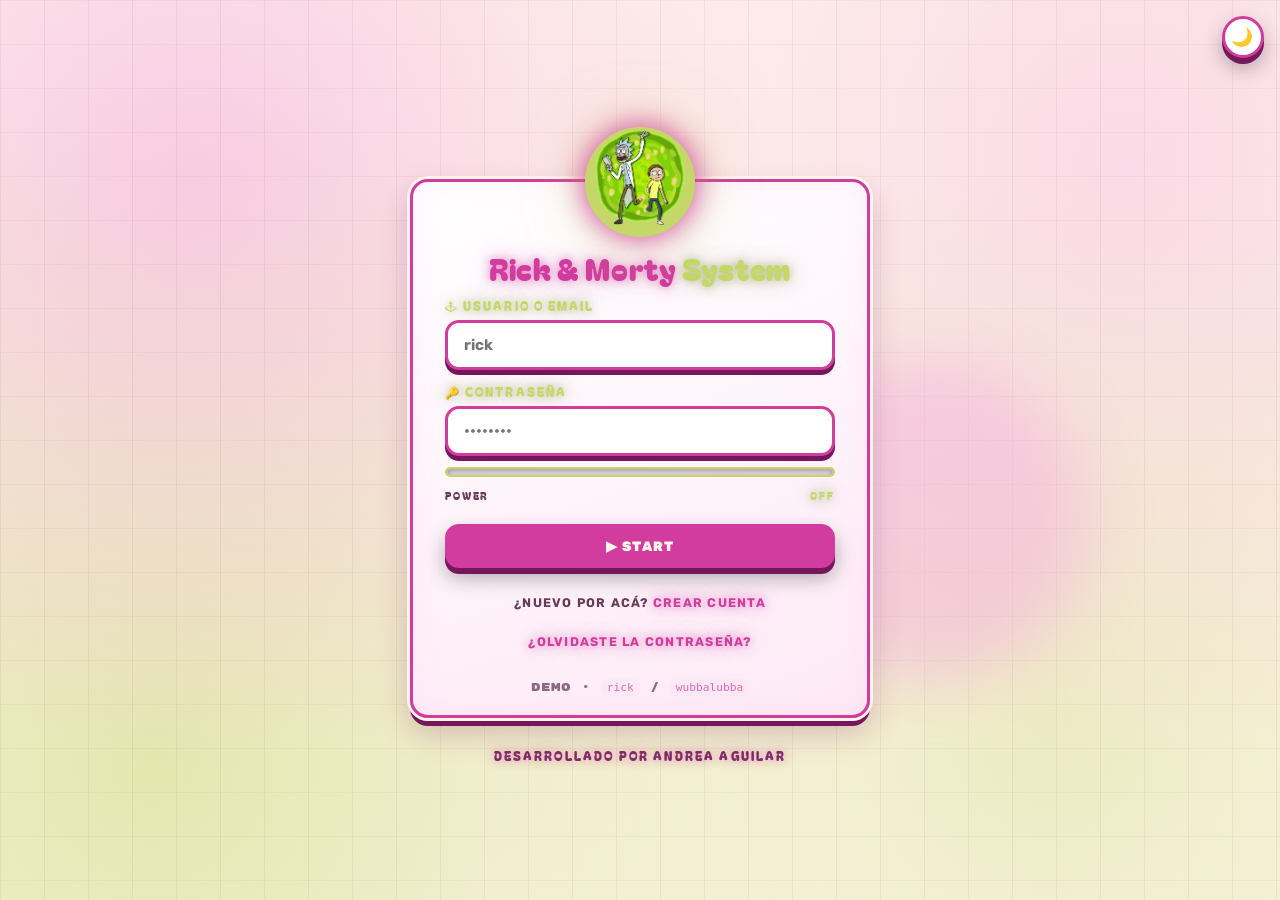
<file: app/episodes.html>
<!DOCTYPE html>
<html lang="es">
<head>
  <meta charset="UTF-8" />
  <meta name="viewport" content="width=device-width, initial-scale=1" />
  <title>Episodios — Rick and Morty System</title>
  <meta name="description" content="Explora todos los episodios de Rick and Morty" />
  <link rel="preconnect" href="https://fonts.googleapis.com" />
  <link rel="preconnect" href="https://fonts.gstatic.com" crossorigin />
  <link href="https://fonts.googleapis.com/css2?family=Bagel+Fat+One&family=Rubik:wght@500;700;900&family=Rubik+Mono+One&display=swap" rel="stylesheet" />
  <link rel="stylesheet" href="/app/css/styles.css" />
  <link rel="icon" href="/favicon.ico" />
  <script src="/app/js/theme.js"></script>
</head>
<body>
  <header id="appHeader" class="app-header"></header>
  <main class="container">
    <span class="badge-chip">🎬 Season Select</span><h1 class="page-title">Episodios</h1>
    <p class="page-subtitle">Consulta, busca y ordena los episodios de la serie.</p>

    <div class="toolbar">
      <input id="search" class="search" type="search" placeholder="Buscar por nombre…" aria-label="Buscar episodio por nombre" />
    </div>

    <div id="loading" class="loading"><span class="spinner"></span> Cargando episodios…</div>
    <div id="tableWrap" class="table-wrap" style="display:none;">
      <div class="table-scroll">
        <table>
          <thead id="thead"></thead>
          <tbody id="tbody"></tbody>
        </table>
      </div>
    </div>
    <div id="pagination" class="pagination"></div>
    <div id="error"></div>
  </main>

  <script src="/app/js/auth.js"></script>
  <script src="/app/js/api.js"></script>
  <script src="/app/js/nav.js"></script>
  <script src="/app/js/table.js"></script>
  <script>
    window.Auth.require();
    (async () => {
      try {
        const { results, fromCache } = await window.API.fetchAll('episode');
        document.getElementById('loading').style.display = 'none';
        document.getElementById('tableWrap').style.display = 'block';
        if (fromCache) {
          document.getElementById('error').innerHTML =
            `<div class="alert info" style="margin-top:1rem;">Mostrando datos desde caché (modo offline).</div>`;
        }
        window.TableView({
          data: results,
          columns: [
            { key: 'id', label: 'ID' },
            { key: 'name', label: 'Nombre' },
            { key: 'air_date', label: 'Fecha de emisión' },
            { key: 'episode', label: 'Código' },
          ],
          searchField: 'name',
          pageSize: 20,
          tbodyEl: document.getElementById('tbody'),
          theadEl: document.getElementById('thead'),
          searchEl: document.getElementById('search'),
          paginationEl: document.getElementById('pagination'),
          onRowClick: (id) => location.href = `/app/episode.html?id=${id}`
        });
      } catch {
        document.getElementById('loading').style.display = 'none';
        document.getElementById('error').innerHTML =
          `<div class="alert error">No se pudieron cargar los episodios.</div>`;
      }
    })();
  </script>
</body>
</html>
</file>
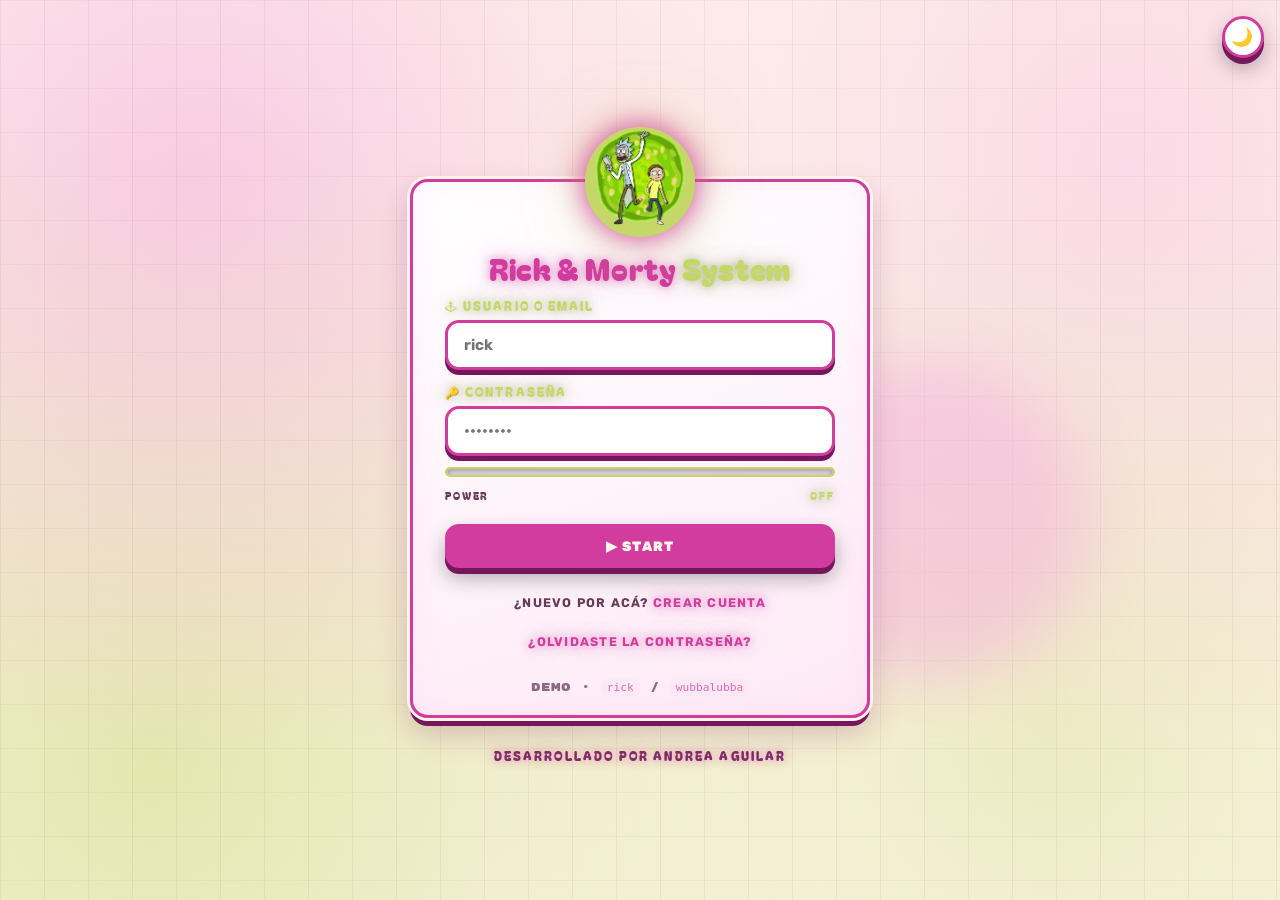
<file: app/login.html>
<!DOCTYPE html>
<html lang="es">
<head>
  <meta charset="UTF-8" />
  <meta name="viewport" content="width=device-width, initial-scale=1" />
  <title>Iniciar sesión — Rick and Morty System</title>
  <meta name="description" content="Inicia sesión en Rick and Morty System" />
  <link rel="preconnect" href="https://fonts.googleapis.com" />
  <link rel="preconnect" href="https://fonts.gstatic.com" crossorigin />
  <link href="https://fonts.googleapis.com/css2?family=Bagel+Fat+One&family=Rubik:wght@500;700;900&family=Rubik+Mono+One&display=swap" rel="stylesheet" />
  <link rel="stylesheet" href="/app/css/styles.css" />
  <link rel="icon" href="/favicon.ico" />
  <script src="/app/js/theme.js"></script>
</head>
<body>
  <main class="auth-wrap">
    <div class="auth-topbar">
      <button id="themeBtn" class="btn btn-icon" aria-label="Cambiar tema" title="Cambiar tema">🌙</button>
    </div>

    <section class="auth-card" aria-labelledby="title">
      <div class="auth-portal-deco" aria-hidden="true"></div>

      <h1 id="title" class="auth-title">Rick &amp; Morty <span class="acento-oliva">System</span></h1>

      <div id="alert" role="alert" aria-live="polite"></div>


      <form id="loginForm" novalidate>
        <div class="form-field">
          <label for="identifier">🕹 Usuario o email</label>
          <input id="identifier" name="identifier" type="text" required autocomplete="username" placeholder="rick" />
        </div>
        <div class="form-field">
          <label for="password">🔑 Contraseña</label>
          <input id="password" name="password" type="password" required autocomplete="current-password" placeholder="••••••••" />
          <div class="power-meter"><div id="powerFill" class="power-meter-fill"></div></div>
          <div class="power-meter-label">
            <span>Power</span>
            <span class="lvl" id="powerLbl">Off</span>
          </div>
        </div>
        <div class="form-actions">
          <button type="submit" class="btn btn-primary">▶ Start</button>
        </div>
      </form>

      <p class="form-alt" id="form-alt-start">¿NUEVO POR ACÁ? <a href="/app/register.html">Crear cuenta</a></p>
      <p class="form-alt-olv"><a href="/app/recover.html">¿Olvidaste la contraseña?</a></p>
      <p class="form-hint">Demo · <code>rick</code> / <code>wubbalubba</code></p>
    </section>
    <p class="auth-footer">Desarrollado por Andrea Aguilar</p>

  </main>

  <script src="/app/js/auth.js"></script>
  <script>
    if (window.Auth.session()) location.href = '/app/characters.html';

    const idEl = document.getElementById('identifier');
    const pwEl = document.getElementById('password');
    const powerFill = document.getElementById('powerFill');
    const powerLbl = document.getElementById('powerLbl');

    function update() {
      const pct = Math.min(100, pwEl.value.length * 17);
      powerFill.style.width = pct + '%';
      const labels = ['Off', 'Low', 'Mid', 'High', 'Max', 'Ultra'];
      powerLbl.textContent = labels[Math.min(labels.length - 1, Math.floor(pct / 20))];
    }
    pwEl.addEventListener('input', update);

    document.getElementById('loginForm').addEventListener('submit', (e) => {
      e.preventDefault();
      const id = idEl.value.trim();
      const pw = pwEl.value;
      const alertBox = document.getElementById('alert');
      alertBox.innerHTML = '';
      const res = window.Auth.login(id, pw);
      if (res.ok) {
        alertBox.innerHTML = `<div class="alert success">✔ Loading multiverse…</div>`;
        setTimeout(() => location.href = '/app/characters.html', 500);
      } else {
        alertBox.innerHTML = `<div class="alert error">✘ ${res.error}</div>`;
      }
    });
  </script>
</body>
</html>
</file>
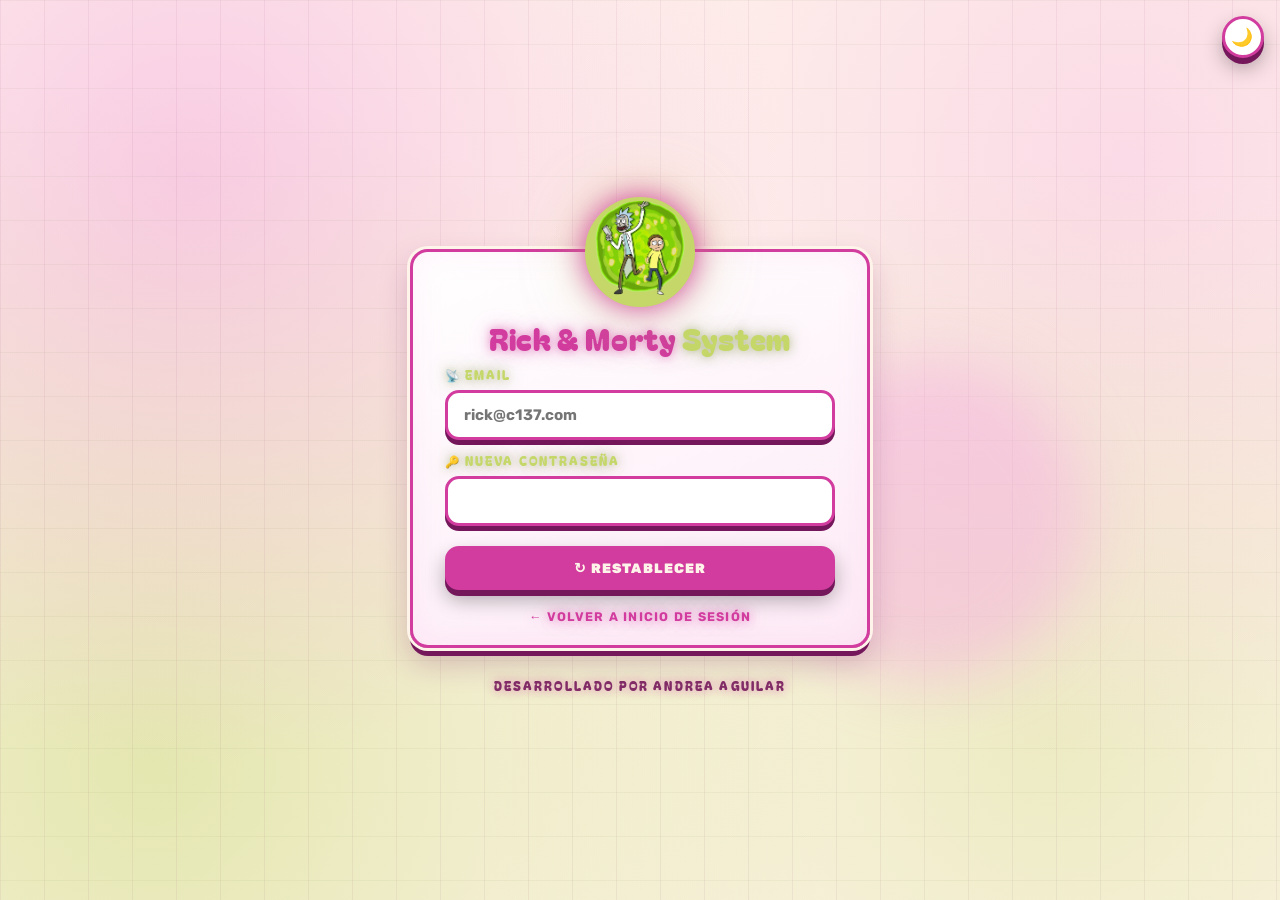
<file: app/recover.html>
<!DOCTYPE html>
<html lang="es">
<head>
  <meta charset="UTF-8" />
  <meta name="viewport" content="width=device-width, initial-scale=1" />
  <title>Recuperar contraseña — Rick and Morty System</title>
  <link rel="preconnect" href="https://fonts.googleapis.com" />
  <link rel="preconnect" href="https://fonts.gstatic.com" crossorigin />
  <link href="https://fonts.googleapis.com/css2?family=Bagel+Fat+One&family=Rubik:wght@500;700;900&family=Rubik+Mono+One&display=swap" rel="stylesheet" />
  <link rel="stylesheet" href="/app/css/styles.css" />
  <link rel="icon" href="/favicon.ico" />
  <script src="/app/js/theme.js"></script>
</head>
<body>
  <main class="auth-wrap">
    <div class="auth-topbar">
      <button id="themeBtn" class="btn btn-icon" aria-label="Cambiar tema" title="Cambiar tema">🌙</button>
    </div>
    <section class="auth-card">
      <div class="auth-portal-deco" aria-hidden="true"></div>
      <h1 class="auth-title">Rick &amp; Morty <span class="acento-oliva">System</span></h1>

      <div id="alert" role="alert" aria-live="polite"></div>
      <form id="recForm" novalidate>
        <div class="form-field">
          <label for="email">📡 Email</label>
          <input id="email" type="email" required autocomplete="email" placeholder="rick@c137.com" />
        </div>
        <div class="form-field">
          <label for="password">🔑 Nueva contraseña</label>
          <input id="password" type="password" required minlength="6" autocomplete="new-password" />
        </div>
        <div class="form-actions">
          <button type="submit" class="btn btn-primary">↻ Restablecer</button>
        </div>
      </form>
      <p class="form-alt"><a href="/app/login.html">← Volver a inicio de sesión</a></p>
    </section>
    <p class="auth-footer">Desarrollado por Andrea Aguilar</p>

  </main>

  <script src="/app/js/auth.js"></script>
  <script>
    document.getElementById('recForm').addEventListener('submit', (e) => {
      e.preventDefault();
      const email = document.getElementById('email').value.trim();
      const pw = document.getElementById('password').value;
      const alertBox = document.getElementById('alert');
      alertBox.innerHTML = '';
      const res = window.Auth.recover(email, pw);
      if (!res.ok) return alertBox.innerHTML = `<div class="alert error">${res.error}</div>`;
      alertBox.innerHTML = `<div class="alert success">Contraseña actualizada. Redirigiendo…</div>`;
      setTimeout(() => location.href = '/app/login.html', 1200);
    });
  </script>
</body>
</html>
</file>
<file: css/styles.css>
/* ============================================================
   Rick and Morty System — Neon Neo-Brutalist
   Magenta #f5abe0 + Oliva #c4d768 sobre violeta profundo
   Light + Dark theme con variables CSS
   ============================================================ */

:root {
  /* ---- Paleta base (dark, por defecto) ---- */
  --bg: #14101a;
  --bg-grid-h: rgba(245, 171, 224, 0.06);
  --bg-grid-v: rgba(196, 215, 104, 0.05);
  --halo-1: rgba(245, 171, 224, 0.35);
  --halo-2: rgba(117, 23, 91, 0.55);
  --halo-3: rgba(196, 215, 104, 0.28);
  --halo-4: rgba(245, 171, 224, 0.22);
  --float-blob: rgba(245, 171, 224, 0.35);

  --surface: linear-gradient(160deg, rgba(66, 0, 47, 0.7), rgba(30, 20, 40, 0.85));
  --surface-solid: #1e1428;
  --surface-2: rgba(20, 16, 26, 0.75);

  --text: #fef4ea;
  --text-muted: #c9b4d6;

  --magenta: #f5abe0;
  --magenta-deep: #75175b;
  --magenta-wine: #42002f;
  --olive: #c4d768;
  --olive-deep: #a3b85a;
  --olive-shadow: #5f6b2f;
  --cream: #fef4ea;

  --border-magenta: 3px solid var(--magenta);
  --border-olive: 3px solid var(--olive);

  --shadow-chunky-magenta:
    0 0 0 3px var(--bg),
    0 8px 0 var(--magenta-deep),
    0 14px 30px rgba(0, 0, 0, 0.55),
    inset 0 0 30px rgba(245, 171, 224, 0.1);

  --shadow-chunky-olive:
    0 0 0 3px var(--bg),
    0 8px 0 var(--olive-shadow),
    0 14px 30px rgba(0, 0, 0, 0.55),
    inset 0 0 30px rgba(196, 215, 104, 0.08);

  --shadow-chunky-pressed-magenta:
    0 0 0 3px var(--bg),
    0 4px 0 var(--magenta-deep),
    0 6px 14px rgba(0, 0, 0, 0.45);

  --glow-magenta:
    0 0 12px rgba(245, 171, 224, 0.9),
    0 0 28px rgba(245, 171, 224, 0.55),
    0 0 48px rgba(168, 67, 140, 0.5);
  --glow-olive:
    0 0 12px rgba(196, 215, 104, 0.85),
    0 0 26px rgba(163, 184, 90, 0.5);

  --radius-sm: 10px;
  --radius: 14px;
  --radius-lg: 18px;
}

[data-theme="light"] {
  --bg: #fef4ea;
  --bg-grid-h: rgba(117, 23, 91, 0.06);
  --bg-grid-v: rgba(95, 107, 47, 0.05);
  --halo-1: rgba(245, 171, 224, 0.55);
  --halo-2: rgba(196, 215, 104, 0.45);
  --halo-3: rgba(245, 171, 224, 0.35);
  --halo-4: rgba(196, 215, 104, 0.30);
  --float-blob: rgba(245, 171, 224, 0.45);

  --surface: linear-gradient(160deg, #ffffff 0%, #fdeaf6 100%);
  --surface-solid: #ffffff;
  --surface-2: rgba(255, 255, 255, 0.85);

  --text: #2a0a20;
  --text-muted: #6b3a5a;

  --magenta: #d13c9e;
  --magenta-deep: #75175b;
  --olive-deep: #7d8f3e;

  --shadow-chunky-magenta:
    0 0 0 3px var(--bg),
    0 8px 0 var(--magenta-deep),
    0 14px 30px rgba(117, 23, 91, 0.25),
    inset 0 0 30px rgba(245, 171, 224, 0.15);

  --shadow-chunky-olive:
    0 0 0 3px var(--bg),
    0 8px 0 var(--olive-shadow),
    0 14px 30px rgba(95, 107, 47, 0.25),
    inset 0 0 30px rgba(196, 215, 104, 0.12);

  --shadow-chunky-pressed-magenta:
    0 0 0 3px var(--bg),
    0 4px 0 var(--magenta-deep),
    0 6px 14px rgba(117, 23, 91, 0.25);

  --glow-magenta:
    0 0 10px rgba(209, 60, 158, 0.55),
    0 0 22px rgba(209, 60, 158, 0.28);
  --glow-olive:
    0 0 10px rgba(125, 143, 62, 0.5),
    0 0 22px rgba(125, 143, 62, 0.25);
}

/* ---- Reset ---- */
* { box-sizing: border-box; }
html, body { margin: 0; padding: 0; }

body {
  font-family: "Rubik", system-ui, -apple-system, sans-serif;
  font-weight: 500;
  background: var(--bg);
  color: var(--text);
  min-height: 100vh;
  line-height: 1.5;
  position: relative;
  overflow-x: hidden;
  background-image:
    radial-gradient(circle at 15% 20%, var(--halo-1), transparent 45%),
    radial-gradient(circle at 12% 85%, var(--halo-2), transparent 50%),
    radial-gradient(circle at 88% 18%, var(--halo-3), transparent 45%),
    radial-gradient(circle at 82% 82%, var(--halo-4), transparent 45%);
  background-attachment: fixed;
  transition: background-color 0.3s ease, color 0.3s ease;
}

body::before {
  content: "";
  position: fixed; inset: 0; z-index: -2; pointer-events: none;
  background-image:
    linear-gradient(to right, var(--bg-grid-h) 1px, transparent 1px),
    linear-gradient(to bottom, var(--bg-grid-v) 1px, transparent 1px);
  background-size: 44px 44px;
}

body::after {
  content: "";
  position: fixed; top: 40%; left: 60%; z-index: -1; pointer-events: none;
  width: 320px; height: 320px; border-radius: 50%;
  background: var(--float-blob);
  filter: blur(30px);
  animation: flotar 9s ease-in-out infinite;
}

@keyframes flotar {
  0%, 100% { transform: translate(0, 0) scale(1); }
  50%      { transform: translate(-40px, 30px) scale(1.15); }
}
@keyframes aparecer {
  from { opacity: 0; transform: translateY(10px); }
  to   { opacity: 1; transform: translateY(0); }
}
@keyframes pulse-glow {
  0%, 100% { text-shadow: var(--glow-magenta); }
  50%      { text-shadow: 0 0 18px rgba(245,171,224,1), 0 0 40px rgba(245,171,224,0.7), 0 0 60px rgba(168,67,140,0.6); }
}
@keyframes portal-spin {
  to { transform: rotate(360deg); }
}
@keyframes score-bump {
  0% { transform: scale(1); }
  50% { transform: scale(1.25); color: var(--olive); }
  100% { transform: scale(1); }
}

/* ---- Typography helpers ---- */
h1, h2, h3, .display {
  font-family: "Bagel Fat One", "Rubik", sans-serif;
  font-weight: 400;
  letter-spacing: 0.02em;
  margin: 0;
}
.mono { font-family: "Rubik Mono One", "Rubik", monospace; }

.acento {
  color: var(--magenta);
  text-shadow: var(--glow-magenta);
}
.acento-oliva {
  color: var(--olive);
  text-shadow: var(--glow-olive);
}

/* ============================================================
   HEADER / NAV
   ============================================================ */
.app-header {
  position: sticky; top: 0; z-index: 20;
  background: var(--surface-2);
  border-bottom: 3px solid var(--magenta);
  backdrop-filter: blur(10px);
}
.nav {
  display: flex; align-items: center; gap: 1rem;
  max-width: 1200px; margin: 0 auto; padding: 0.85rem 1.25rem;
}
.brand {
  display: flex; align-items: center; gap: 0.8rem;
  font-family: "Bagel Fat One", sans-serif;
  font-size: 1.65rem;
  color: var(--magenta);
  text-shadow: var(--glow-magenta);
  text-decoration: none;
  letter-spacing: 0.03em;
  animation: pulse-glow 2.4s ease-in-out infinite;
}
.brand:hover { text-decoration: none; }
.brand .acento-oliva { color: var(--olive); text-shadow: var(--glow-olive); }

.portal {
  width: 56px; height: 56px; border-radius: 50%;
  background: url('../img/portal.png') center/cover no-repeat, var(--olive);
  box-shadow: 0 0 14px var(--magenta), 0 0 24px rgba(196, 215, 104, 0.5);
  animation: portal-spin 6s linear infinite;
  flex-shrink: 0;
  border: 2px solid var(--olive);
}


.nav-links { display: flex; gap: 0.5rem; margin-left: 1rem; flex: 1; flex-wrap: wrap; justify-content: center; }
.nav-links a {
  padding: 0.5rem 0.95rem; border-radius: var(--radius-sm);
  color: var(--text-muted); font-weight: 700;
  text-decoration: none; text-transform: uppercase;
  letter-spacing: 0.08em; font-size: 0.78rem;
  border: 2px solid transparent;
  transition: all 0.15s ease-out;
}
.nav-links a:hover { color: var(--magenta); border-color: var(--magenta); text-decoration: none; }
.nav-links a.active {
  color: var(--bg); background: var(--olive); border-color: var(--olive);
  box-shadow: 0 3px 0 var(--olive-shadow);
}

.nav-actions { display: flex; align-items: center; gap: 0.6rem; }
.user-chip {
  font-size: 0.8rem; color: var(--text-muted);
  text-transform: uppercase; letter-spacing: 0.06em; font-weight: 700;
}
.user-chip strong { color: var(--magenta); text-shadow: var(--glow-magenta); }

/* ============================================================
   BOTONES chunky
   ============================================================ */
.btn {
  display: inline-flex; align-items: center; justify-content: center; gap: 0.5rem;
  padding: 0.7rem 1.2rem; border-radius: var(--radius);
  font-family: "Rubik", sans-serif; font-weight: 900;
  text-transform: uppercase; letter-spacing: 0.08em; font-size: 0.85rem;
  cursor: pointer;
  background: var(--surface-solid); color: var(--text);
  border: 3px solid var(--magenta);
  box-shadow: 0 6px 0 var(--magenta-deep), 0 10px 20px rgba(0, 0, 0, 0.3);
  transition: transform 0.1s ease-out, box-shadow 0.1s ease-out, background 0.2s;
}
.btn:hover { transform: translateY(-2px); box-shadow: 0 8px 0 var(--magenta-deep), 0 14px 26px rgba(0, 0, 0, 0.4); }
.btn:active { transform: translateY(4px); box-shadow: 0 2px 0 var(--magenta-deep), 0 4px 10px rgba(0, 0, 0, 0.3); }

.btn-primary { background: var(--magenta); color: var(--bg); border-color: var(--magenta); }
.btn-primary:hover { background: var(--magenta); }

.btn-ghost {
  background: transparent; border-color: var(--olive); color: var(--olive);
  box-shadow: 0 6px 0 var(--olive-shadow), 0 10px 20px rgba(0, 0, 0, 0.25);
}
.btn-ghost:hover { box-shadow: 0 8px 0 var(--olive-shadow), 0 14px 26px rgba(0, 0, 0, 0.35); }
.btn-ghost:active { box-shadow: 0 2px 0 var(--olive-shadow), 0 4px 10px rgba(0, 0, 0, 0.3); }
[data-theme="light"] .btn-ghost { color: #6b7d33; border-color: #6b7d33; }
[data-theme="light"] .btn-ghost:hover { color: #556628; border-color: #556628; }


.btn-danger {
  background: #ff4d6d; color: #fff; border-color: #ff4d6d;
  box-shadow: 0 6px 0 #7a1a2b, 0 10px 20px rgba(0, 0, 0, 0.3);
}

.btn-icon {
  width: 42px; height: 42px; padding: 0; border-radius: 50%;
  font-size: 1.1rem;
}

.btn:disabled { opacity: 0.5; cursor: not-allowed; transform: none !important; }

/* ============================================================
   LAYOUT
   ============================================================ */
.container {
  max-width: 1200px; margin: 0 auto; padding: 1.75rem 1.25rem 4rem;
  animation: aparecer 0.5s ease-out;
}
.page-title {
  font-family: "Bagel Fat One", sans-serif;
  font-size: 2.4rem; letter-spacing: 0.02em;
  color: var(--magenta); text-shadow: var(--glow-magenta);
  margin: 0 0 0.35rem;
}
.page-subtitle {
  margin: 0 0 1.75rem; color: var(--text-muted);
  text-transform: uppercase; letter-spacing: 0.12em; font-size: 0.8rem; font-weight: 700;
}
.badge-chip {
  display: inline-block;
  font-family: "Bagel Fat One", sans-serif;
  padding: 6px 14px; border-radius: var(--radius-sm);
  text-transform: uppercase; letter-spacing: 3px; font-size: 0.75rem;
  border: 3px solid var(--olive); color: var(--olive);
  box-shadow: 0 4px 0 var(--olive-shadow);
  margin-bottom: 0.75rem;
}

.toolbar {
  display: flex; gap: 0.75rem; align-items: center; flex-wrap: wrap;
  margin-bottom: 1.25rem;
}
.search {
  flex: 1; min-width: 240px;
  padding: 0.8rem 1rem; border-radius: var(--radius);
  border: 3px solid var(--olive); background: var(--surface-solid); color: var(--text);
  font-family: "Rubik", sans-serif; font-weight: 700; font-size: 0.95rem;
  box-shadow: 0 5px 0 var(--olive-shadow);
  transition: box-shadow 0.15s, transform 0.15s;
}
.search:focus {
  outline: none;
  border-color: var(--magenta);
  box-shadow: 0 5px 0 var(--magenta-deep), 0 0 0 4px rgba(245,171,224,0.2);
}

/* ============================================================
   TABLA
   ============================================================ */
.table-wrap {
  background: var(--surface);
  border: 3px solid var(--magenta);
  border-radius: var(--radius-lg);
  overflow: hidden;
  box-shadow: var(--shadow-chunky-magenta);
}
.table-scroll { overflow-x: auto; }
table { width: 100%; border-collapse: collapse; min-width: 640px; }
th, td { padding: 0.95rem 1.1rem; text-align: left; }
th {
  background: var(--magenta-wine);
  color: var(--magenta);
  font-family: "Bagel Fat One", sans-serif; font-weight: 400;
  text-transform: uppercase; letter-spacing: 0.12em; font-size: 0.75rem;
  cursor: pointer; user-select: none; white-space: nowrap;
  border-bottom: 3px dashed rgba(245, 171, 224, 0.4);
  transition: color 0.15s;
}
[data-theme="light"] th { background: #fdeaf6; color: var(--magenta-deep); }
th:hover { color: var(--olive); }
th .sort-ind { opacity: 0.6; margin-left: 0.35rem; font-size: 0.7rem; }
th.sorted { color: var(--olive); }
th.sorted .sort-ind { opacity: 1; text-shadow: var(--glow-olive); }

td { border-bottom: 2px dashed rgba(196, 215, 104, 0.18); font-weight: 500; }
tbody tr { transition: background 0.15s, transform 0.15s; cursor: pointer; }
tbody tr:hover { background: rgba(245, 171, 224, 0.08); }
tbody tr:hover td { color: var(--magenta); }
tbody tr:last-child td { border-bottom: none; }

.badge {
  display: inline-block; padding: 0.2rem 0.65rem; border-radius: 999px;
  font-family: "Rubik", sans-serif; font-size: 0.7rem; font-weight: 900;
  text-transform: uppercase; letter-spacing: 0.08em;
  border: 2px solid var(--text-muted); color: var(--text-muted);
}
.badge.alive { border-color: var(--olive); color: var(--olive); text-shadow: var(--glow-olive); }
.badge.dead  { border-color: #ff4d6d; color: #ff4d6d; }

/* ============================================================
   PAGINACIÓN
   ============================================================ */
.pagination {
  display: grid;
  grid-template-columns: auto 1fr auto;
  gap: 0.6rem;
  align-items: center;
  justify-items: center;
  margin-top: 1.5rem;
}
.pagination .btn { white-space: nowrap; }
.pagination .btn[data-act="prev"] { justify-self: start; }
.pagination .btn[data-act="next"] { justify-self: end; }
.pagination .page-info {
  color: var(--text-muted); font-family: "Rubik Mono One", monospace;
  font-size: 0.85rem; text-align: center;
  min-width: 0; padding: 0 0.25rem;
}

/* ============================================================
   AUTH — pantalla gamificada
   ============================================================ */
.auth-wrap {
  min-height: 100vh;
  display: flex; flex-direction: column;
  align-items: center; justify-content: center;
  padding: 80px 1.5rem 1.5rem;
  position: relative;
}



.auth-topbar {
  position: absolute; top: 1rem; right: 1rem;
  display: flex; gap: 0.5rem;
}

.auth-footer {
  margin-top: 29px;
  text-align: center;
  font-family: "Bagel Fat One", sans-serif;
  font-size: 0.75rem;
  letter-spacing: 0.18em;
  text-transform: uppercase;
  color: var(--olive);
  text-shadow: var(--glow-olive);
  opacity: 0.9;
}
[data-theme="light"] .auth-footer { 
  margin-top: 29px;
  text-align: center;
  font-family: "Bagel Fat One", sans-serif;
  font-size: 0.75rem;
  letter-spacing: 0.18em;
  text-transform: uppercase;
  color: var(--magenta-deep);
  text-shadow: var(--glow-magenta);
  opacity: 0.9;
}


.auth-card {
  width: 100%; max-width: 460px;
  background: var(--surface);
  border: 3px solid var(--magenta);
  border-radius: var(--radius-lg);
  padding: 4rem 2rem 0.4rem 2rem;
  box-shadow: var(--shadow-chunky-magenta);
  animation: aparecer 0.5s ease-out;
  position: relative;
  display: flex;
  flex-direction: column;
  align-items: stretch;
}


.auth-hud {
  display: flex; justify-content: space-between; align-items: center;
  border-top: 3px dashed rgba(196, 215, 104, 0.5);
  border-bottom: 3px dashed rgba(196, 215, 104, 0.5);
  padding: 0.6rem 0; margin-bottom: 1.25rem;
  font-family: "Bagel Fat One", sans-serif;
  text-transform: uppercase; letter-spacing: 0.15em; font-size: 0.7rem;
}
.hud-item { display: flex; align-items: center; gap: 0.4rem; color: var(--text-muted); }
.hud-value {
  font-family: "Rubik Mono One", monospace;
  color: var(--olive); text-shadow: var(--glow-olive);
  font-size: 0.95rem;
  display: inline-block;
}
.hud-value.bump { animation: score-bump 0.35s ease-out; }

.auth-brand {
  display: flex; align-items: center; gap: 0.65rem; justify-content: center;
  font-family: "Bagel Fat One", sans-serif;
  font-size: 1rem; text-transform: uppercase; letter-spacing: 0.14em;
  margin-bottom: 0.75rem;
}

.auth-title {
  font-family: "Bagel Fat One", sans-serif;
  font-size: 1.9rem; text-align: center; letter-spacing: 0.02em;
  color: var(--magenta); text-shadow: var(--glow-magenta);
  animation: pulse-glow 2.4s ease-in-out infinite;
  margin: 0 0 0.35rem;
}
.auth-sub {
  text-align: center; color: var(--text-muted);
  text-transform: uppercase; letter-spacing: 0.14em;
  font-size: 0.72rem; font-weight: 700; margin: 0 0 1.1rem;
}

.form-field { display: flex; flex-direction: column; gap: 0.35rem; margin-bottom: 0.85rem; position: relative; }

.form-field label {
  font-family: "Bagel Fat One", sans-serif;
  font-size: 0.72rem; letter-spacing: 0.18em; text-transform: uppercase;
  color: var(--olive); text-shadow: var(--glow-olive);
}
.form-field input,
.form-field select,
.form-field textarea {
  padding: 0.8rem 1rem; border-radius: var(--radius);
  border: 3px solid var(--magenta);
  background: var(--surface-solid);
  color: var(--text);
  font-family: "Rubik", sans-serif; font-weight: 700; font-size: 0.95rem;
  box-shadow: 0 5px 0 var(--magenta-deep);
  transition: transform 0.1s, box-shadow 0.15s, border-color 0.15s;
}
.form-field input:focus,
.form-field select:focus,
.form-field textarea:focus {
  outline: none;
  border-color: var(--olive);
  box-shadow: 0 5px 0 var(--olive-shadow), 0 0 0 4px rgba(196,215,104,0.25);
  transform: translateY(-1px);
}

/* Barra de progreso "power meter" */
.power-meter {
  height: 10px; border-radius: 999px;
  background: rgba(20, 16, 26, 0.6);
  border: 2px solid var(--olive);
  overflow: hidden;
  margin-top: 0.35rem;
  box-shadow: inset 0 2px 6px rgba(0,0,0,0.4);
}
[data-theme="light"] .power-meter { background: #fdeaf6; }
.power-meter-fill {
  height: 100%; width: 0%;
  background: linear-gradient(90deg, var(--magenta), var(--olive));
  transition: width 0.3s ease-out;
  box-shadow: 0 0 10px var(--magenta);
}
.power-meter-label {
  display: flex; justify-content: space-between; align-items: center;
  font-family: "Bagel Fat One", sans-serif;
  font-size: 0.65rem; letter-spacing: 0.18em; text-transform: uppercase;
  color: var(--text-muted); margin-top: 0.35rem;
}
.power-meter-label .lvl { color: var(--olive); text-shadow: var(--glow-olive); }

.form-actions { margin-top: 1.25rem; display: flex; gap: 0.5rem; }
.form-actions .btn { flex: 1; }

.form-alt {
  margin-top: 1.1rem; text-align: center;
  font-family: "Rubik", sans-serif; font-weight: 700;
  font-size: 0.78rem; color: var(--text-muted);
  text-transform: uppercase; letter-spacing: 0.1em;
}
.form-alt-olv {
  margin-top: 0.5rem; text-align: center;
  font-family: "Rubik", sans-serif; font-weight: 700;
  font-size: 0.78rem; color: var(--text-muted);
  text-transform: uppercase; letter-spacing: 0.1em;
}
.form-alt-olv a { color: var(--magenta); text-shadow: var(--glow-magenta); text-decoration: none; }
.form-alt-olv a:hover { color: var(--olive); text-shadow: var(--glow-olive); text-decoration: none; }

.form-alt a { color: var(--magenta); text-shadow: var(--glow-magenta); text-decoration: none; }
.form-alt a:hover { color: var(--olive); text-shadow: var(--glow-olive); text-decoration: none; }
#form-alt-start { margin-top: 1.6rem; }


.form-hint {
  margin-top: 1rem; text-align: center;
  font-family: "Rubik Mono One", monospace; font-size: 0.7rem;
  color: var(--text-muted); opacity: 0.75;
}
.form-hint code {
  color: var(--magenta); background: rgba(245,171,224,0.1);
  padding: 2px 6px; border-radius: 6px;
}

/* Alertas */
.alert {
  padding: 0.75rem 0.95rem; border-radius: var(--radius);
  font-family: "Rubik", sans-serif; font-weight: 700;
  font-size: 0.82rem;
  margin-bottom: 1rem;
  border: 3px solid;
  text-transform: uppercase; letter-spacing: 0.06em;
}
.alert.error   { color: #ff4d6d; border-color: #ff4d6d; background: rgba(255, 77, 109, 0.1); box-shadow: 0 4px 0 #7a1a2b; }
.alert.success { color: var(--olive); border-color: var(--olive); background: rgba(196, 215, 104, 0.1); box-shadow: 0 4px 0 var(--olive-shadow); }
.alert.info    { color: var(--magenta); border-color: var(--magenta); background: rgba(245, 171, 224, 0.1); box-shadow: 0 4px 0 var(--magenta-deep); }

/* Portal decorativo grande en auth */
@keyframes portal-spin-centered {
  from { transform: translateX(-50%) rotate(0deg); }
  to   { transform: translateX(-50%) rotate(360deg); }
}
@keyframes portal-breath {
  0%, 100% { box-shadow: 0 0 30px var(--magenta), 0 0 60px rgba(196, 215, 104, 0.5); }
  50%      { box-shadow: 0 0 50px var(--magenta), 0 0 95px rgba(196, 215, 104, 0.8); }
}
.auth-portal-deco {
  position: absolute; top: -55px; left: 50%;
  transform: translateX(-50%);
  width: 110px; height: 110px; border-radius: 50%;
  background: url('../img/portal.png') center/cover no-repeat, var(--olive);
  box-shadow: 0 0 30px var(--magenta), 0 0 60px rgba(196, 215, 104, 0.5);
  animation: portal-spin-centered 8s linear infinite, portal-breath 2.8s ease-in-out infinite;
  border: 4px solid var(--olive);
}


/* ============================================================
   DETALLE
   ============================================================ */
.detail-grid {
  display: grid; gap: 1.5rem;
  grid-template-columns: minmax(240px, 340px) 1fr;
}
@media (max-width: 720px) { .detail-grid { grid-template-columns: 1fr; } }

.detail-card {
  background: var(--surface);
  border: 3px solid var(--magenta);
  border-radius: var(--radius-lg);
  padding: 1.35rem;
  box-shadow: var(--shadow-chunky-magenta);
  animation: aparecer 0.5s ease-out;
}
.detail-card.olive {
  border-color: var(--olive);
  box-shadow: var(--shadow-chunky-olive);
}

.detail-img {
  width: 100%; aspect-ratio: 1; object-fit: cover;
  border-radius: var(--radius);
  border: 3px solid var(--olive);
  box-shadow: 0 6px 0 var(--olive-shadow);
  background: var(--surface-solid);
}

.dl { display: grid; grid-template-columns: 150px 1fr; gap: 0.7rem 1rem; margin: 0; }
@media (max-width: 500px) { .dl { grid-template-columns: 1fr; gap: 0.25rem 0; } }
.dl dt {
  font-family: "Bagel Fat One", sans-serif;
  color: var(--olive); text-shadow: var(--glow-olive);
  font-size: 0.75rem; letter-spacing: 0.14em; text-transform: uppercase;
  align-self: center;
}
.dl dd { margin: 0; font-weight: 700; }
.dl dd.mono { font-family: "Rubik Mono One", monospace; color: var(--magenta); text-shadow: var(--glow-magenta); }
.detail-actions { margin-top: 1.4rem; display: flex; gap: 0.6rem; flex-wrap: wrap; padding-top: 1rem; border-top: 3px dashed rgba(196, 215, 104, 0.4); }

/* ============================================================
   ESTADOS
   ============================================================ */
.empty {
  padding: 3rem 1rem; text-align: center;
  color: var(--text-muted);
  font-family: "Bagel Fat One", sans-serif;
  letter-spacing: 0.14em; text-transform: uppercase; font-size: 0.9rem;
}
.loading {
  display: flex; justify-content: center; align-items: center; gap: 0.6rem;
  padding: 3rem;
  font-family: "Bagel Fat One", sans-serif;
  color: var(--magenta); text-shadow: var(--glow-magenta);
  text-transform: uppercase; letter-spacing: 0.14em;
}
.spinner {
  width: 22px; height: 22px; border-radius: 50%;
  border: 3px solid rgba(245, 171, 224, 0.25);
  border-top-color: var(--magenta);
  animation: portal-spin 0.8s linear infinite;
}

.offline-banner {
  background: var(--olive);
  color: var(--bg);
  border-bottom: 3px solid var(--olive-shadow);
  text-align: center; padding: 0.5rem 1rem;
  font-family: "Bagel Fat One", sans-serif;
  text-transform: uppercase; letter-spacing: 0.18em; font-size: 0.75rem;
}

/* ============================================================
   RESPONSIVE
   ============================================================ */
@media (max-width: 860px) {
  .nav {
    flex-wrap: wrap;
    gap: 0.6rem;
    padding: 0.7rem 1rem;
    justify-content: space-between;
  }
  .brand { font-size: 1.3rem; margin-right: auto; }
  .portal { width: 46px; height: 46px; }
  .nav-links {
    order: 3;
    margin-left: 0;
    width: 100%;
    justify-content: center;
    flex: 0 0 100%;
  }
  .nav-actions {
    margin-left: 0;
    gap: 0.5rem;
    flex-wrap: nowrap;
  }
  .user-chip { font-size: 0.7rem; }

  .auth-card { max-width: 420px; padding: 4rem 1.65rem 1.75rem; }
  .auth-title { font-size: 1.75rem; }
  .auth-portal-deco { width: 96px; height: 96px; top: -48px; }
  .form-field { margin-bottom: 0.75rem; }
}


@media (max-width: 640px) {
  .nav { padding: 0.6rem 0.85rem; }
  .brand { font-size: 1.1rem; gap: 0.55rem; }
  .portal { width: 40px; height: 40px; }
  .nav-links a { padding: 0.4rem 0.7rem; font-size: 0.7rem; letter-spacing: 0.05em; }
  .container { padding: 1.1rem 0.85rem 2.5rem; }
  .page-title { font-size: 1.7rem; }
  .page-subtitle { font-size: 0.72rem; margin-bottom: 1.2rem; }

  .toolbar { gap: 0.5rem; }
  .search { min-width: 0; width: 100%; font-size: 0.9rem; padding: 0.7rem 0.85rem; }

  .btn { padding: 0.6rem 0.9rem; font-size: 0.78rem; }
  .btn-icon { width: 38px; height: 38px; }

  th, td { padding: 0.7rem 0.75rem; font-size: 0.85rem; }
  .pagination { gap: 0.4rem; }
  .pagination .btn { padding: 0.5rem 0.7rem; font-size: 0.7rem; }
  .pagination .page-info { font-size: 0.7rem; letter-spacing: 0.02em; }

  /* Header más compacto: oculta el saludo, deja brand + acciones a los lados */
  .user-chip { display: none; }
  .nav-actions .btn { padding: 0.5rem 0.75rem; font-size: 0.72rem; }





  .auth-wrap { padding: 70px 1rem 1.25rem; justify-content: flex-start; }
  .auth-card {
    padding: 3.75rem 1.25rem 1.5rem;
    min-height: 0;
    max-width: 100%;
  }
  .auth-topbar { top: 0.6rem; right: 0.6rem; }
  .auth-topbar .btn-icon { width: 36px; height: 36px; font-size: 1rem; }
  .auth-title { font-size: 1.55rem; }
  .auth-sub { font-size: 0.65rem; }
  .auth-portal-deco { width: 88px; height: 88px; top: -44px; border-width: 3px; }
  .form-field input, .form-field select, .form-field textarea {
    font-size: 0.9rem; padding: 0.7rem 0.85rem;
  }
  .form-actions { flex-direction: column; }
  .auth-footer { font-size: 0.68rem; letter-spacing: 0.14em; margin-top: 1.25rem; padding: 0 0.5rem; }

  .detail-grid { gap: 1rem; }
  .detail-card { padding: 1rem; }
  .detail-actions { gap: 0.4rem; }
}

@media (max-width: 400px) {
  .nav { padding: 0.55rem 0.7rem; gap: 0.45rem; }
  .portal { display: none; }
  .brand { font-size: 0.95rem; gap: 0; margin-right: 0.4rem; min-width: 0; flex: 1 1 auto; }
  .brand span:not(.acento-oliva) { display: inline; white-space: nowrap; margin-right: 0.5rem; }
  .nav-links a { padding: 0.35rem 0.55rem; font-size: 0.65rem; }
  .nav-actions { gap: 0.35rem; flex-shrink: 0; }
  .nav-actions .btn { padding: 0.45rem 0.6rem; font-size: 0.68rem; }
  .nav-actions .btn-icon { width: 34px; height: 34px; }
  .auth-card { padding: 3.5rem 1rem 1.25rem; }
}
</file>
<file: app/css/styles.css>
/* ============================================================
   Rick and Morty System — Neon Neo-Brutalist
   Magenta #f5abe0 + Oliva #c4d768 sobre violeta profundo
   Light + Dark theme con variables CSS
   ============================================================ */

:root {
  /* ---- Paleta base (dark, por defecto) ---- */
  --bg: #14101a;
  --bg-grid-h: rgba(245, 171, 224, 0.06);
  --bg-grid-v: rgba(196, 215, 104, 0.05);
  --halo-1: rgba(245, 171, 224, 0.35);
  --halo-2: rgba(117, 23, 91, 0.55);
  --halo-3: rgba(196, 215, 104, 0.28);
  --halo-4: rgba(245, 171, 224, 0.22);
  --float-blob: rgba(245, 171, 224, 0.35);

  --surface: linear-gradient(160deg, rgba(66, 0, 47, 0.7), rgba(30, 20, 40, 0.85));
  --surface-solid: #1e1428;
  --surface-2: rgba(20, 16, 26, 0.75);

  --text: #fef4ea;
  --text-muted: #c9b4d6;

  --magenta: #f5abe0;
  --magenta-deep: #75175b;
  --magenta-wine: #42002f;
  --olive: #c4d768;
  --olive-deep: #a3b85a;
  --olive-shadow: #5f6b2f;
  --cream: #fef4ea;

  --border-magenta: 3px solid var(--magenta);
  --border-olive: 3px solid var(--olive);

  --shadow-chunky-magenta:
    0 0 0 3px var(--bg),
    0 8px 0 var(--magenta-deep),
    0 14px 30px rgba(0, 0, 0, 0.55),
    inset 0 0 30px rgba(245, 171, 224, 0.1);

  --shadow-chunky-olive:
    0 0 0 3px var(--bg),
    0 8px 0 var(--olive-shadow),
    0 14px 30px rgba(0, 0, 0, 0.55),
    inset 0 0 30px rgba(196, 215, 104, 0.08);

  --shadow-chunky-pressed-magenta:
    0 0 0 3px var(--bg),
    0 4px 0 var(--magenta-deep),
    0 6px 14px rgba(0, 0, 0, 0.45);

  --glow-magenta:
    0 0 12px rgba(245, 171, 224, 0.9),
    0 0 28px rgba(245, 171, 224, 0.55),
    0 0 48px rgba(168, 67, 140, 0.5);
  --glow-olive:
    0 0 12px rgba(196, 215, 104, 0.85),
    0 0 26px rgba(163, 184, 90, 0.5);

  --radius-sm: 10px;
  --radius: 14px;
  --radius-lg: 18px;
}

[data-theme="light"] {
  --bg: #fef4ea;
  --bg-grid-h: rgba(117, 23, 91, 0.06);
  --bg-grid-v: rgba(95, 107, 47, 0.05);
  --halo-1: rgba(245, 171, 224, 0.55);
  --halo-2: rgba(196, 215, 104, 0.45);
  --halo-3: rgba(245, 171, 224, 0.35);
  --halo-4: rgba(196, 215, 104, 0.30);
  --float-blob: rgba(245, 171, 224, 0.45);

  --surface: linear-gradient(160deg, #ffffff 0%, #fdeaf6 100%);
  --surface-solid: #ffffff;
  --surface-2: rgba(255, 255, 255, 0.85);

  --text: #2a0a20;
  --text-muted: #6b3a5a;

  --magenta: #d13c9e;
  --magenta-deep: #75175b;
  --olive-deep: #7d8f3e;

  --shadow-chunky-magenta:
    0 0 0 3px var(--bg),
    0 8px 0 var(--magenta-deep),
    0 14px 30px rgba(117, 23, 91, 0.25),
    inset 0 0 30px rgba(245, 171, 224, 0.15);

  --shadow-chunky-olive:
    0 0 0 3px var(--bg),
    0 8px 0 var(--olive-shadow),
    0 14px 30px rgba(95, 107, 47, 0.25),
    inset 0 0 30px rgba(196, 215, 104, 0.12);

  --shadow-chunky-pressed-magenta:
    0 0 0 3px var(--bg),
    0 4px 0 var(--magenta-deep),
    0 6px 14px rgba(117, 23, 91, 0.25);

  --glow-magenta:
    0 0 10px rgba(209, 60, 158, 0.55),
    0 0 22px rgba(209, 60, 158, 0.28);
  --glow-olive:
    0 0 10px rgba(125, 143, 62, 0.5),
    0 0 22px rgba(125, 143, 62, 0.25);
}

/* ---- Reset ---- */
* { box-sizing: border-box; }
html, body { margin: 0; padding: 0; }

body {
  font-family: "Rubik", system-ui, -apple-system, sans-serif;
  font-weight: 500;
  background: var(--bg);
  color: var(--text);
  min-height: 100vh;
  line-height: 1.5;
  position: relative;
  overflow-x: hidden;
  background-image:
    radial-gradient(circle at 15% 20%, var(--halo-1), transparent 45%),
    radial-gradient(circle at 12% 85%, var(--halo-2), transparent 50%),
    radial-gradient(circle at 88% 18%, var(--halo-3), transparent 45%),
    radial-gradient(circle at 82% 82%, var(--halo-4), transparent 45%);
  background-attachment: fixed;
  transition: background-color 0.3s ease, color 0.3s ease;
}

body::before {
  content: "";
  position: fixed; inset: 0; z-index: -2; pointer-events: none;
  background-image:
    linear-gradient(to right, var(--bg-grid-h) 1px, transparent 1px),
    linear-gradient(to bottom, var(--bg-grid-v) 1px, transparent 1px);
  background-size: 44px 44px;
}

body::after {
  content: "";
  position: fixed; top: 40%; left: 60%; z-index: -1; pointer-events: none;
  width: 320px; height: 320px; border-radius: 50%;
  background: var(--float-blob);
  filter: blur(30px);
  animation: flotar 9s ease-in-out infinite;
}

@keyframes flotar {
  0%, 100% { transform: translate(0, 0) scale(1); }
  50%      { transform: translate(-40px, 30px) scale(1.15); }
}
@keyframes aparecer {
  from { opacity: 0; transform: translateY(10px); }
  to   { opacity: 1; transform: translateY(0); }
}
@keyframes pulse-glow {
  0%, 100% { text-shadow: var(--glow-magenta); }
  50%      { text-shadow: 0 0 18px rgba(245,171,224,1), 0 0 40px rgba(245,171,224,0.7), 0 0 60px rgba(168,67,140,0.6); }
}
@keyframes portal-spin {
  to { transform: rotate(360deg); }
}
@keyframes score-bump {
  0% { transform: scale(1); }
  50% { transform: scale(1.25); color: var(--olive); }
  100% { transform: scale(1); }
}

/* ---- Typography helpers ---- */
h1, h2, h3, .display {
  font-family: "Bagel Fat One", "Rubik", sans-serif;
  font-weight: 400;
  letter-spacing: 0.02em;
  margin: 0;
}
.mono { font-family: "Rubik Mono One", "Rubik", monospace; }

.acento {
  color: var(--magenta);
  text-shadow: var(--glow-magenta);
}
.acento-oliva {
  color: var(--olive);
  text-shadow: var(--glow-olive);
}

/* ============================================================
   HEADER / NAV
   ============================================================ */
.app-header {
  position: sticky; top: 0; z-index: 20;
  background: var(--surface-2);
  border-bottom: 3px solid var(--magenta);
  backdrop-filter: blur(10px);
}
.nav {
  display: flex; align-items: center; gap: 1rem;
  max-width: 1200px; margin: 0 auto; padding: 0.85rem 1.25rem;
}
.brand {
  display: flex; align-items: center; gap: 0.8rem;
  font-family: "Bagel Fat One", sans-serif;
  font-size: 1.65rem;
  color: var(--magenta);
  text-shadow: var(--glow-magenta);
  text-decoration: none;
  letter-spacing: 0.03em;
  animation: pulse-glow 2.4s ease-in-out infinite;
}
.brand:hover { text-decoration: none; }
.brand .acento-oliva { color: var(--olive); text-shadow: var(--glow-olive); }

.portal {
  width: 56px; height: 56px; border-radius: 50%;
  background: url('/app/img/portal.png') center/cover no-repeat, var(--olive);
  box-shadow: 0 0 14px var(--magenta), 0 0 24px rgba(196, 215, 104, 0.5);
  animation: portal-spin 6s linear infinite;
  flex-shrink: 0;
  border: 2px solid var(--olive);
}


.nav-links { display: flex; gap: 0.5rem; margin-left: 1rem; flex: 1; flex-wrap: wrap; justify-content: center; }
.nav-links a {
  padding: 0.5rem 0.95rem; border-radius: var(--radius-sm);
  color: var(--text-muted); font-weight: 700;
  text-decoration: none; text-transform: uppercase;
  letter-spacing: 0.08em; font-size: 0.78rem;
  border: 2px solid transparent;
  transition: all 0.15s ease-out;
}
.nav-links a:hover { color: var(--magenta); border-color: var(--magenta); text-decoration: none; }
.nav-links a.active {
  color: var(--bg); background: var(--olive); border-color: var(--olive);
  box-shadow: 0 3px 0 var(--olive-shadow);
}

.nav-actions { display: flex; align-items: center; gap: 0.6rem; }
.user-chip {
  font-size: 0.8rem; color: var(--text-muted);
  text-transform: uppercase; letter-spacing: 0.06em; font-weight: 700;
}
.user-chip strong { color: var(--magenta); text-shadow: var(--glow-magenta); }

/* ============================================================
   BOTONES chunky
   ============================================================ */
.btn {
  display: inline-flex; align-items: center; justify-content: center; gap: 0.5rem;
  padding: 0.7rem 1.2rem; border-radius: var(--radius);
  font-family: "Rubik", sans-serif; font-weight: 900;
  text-transform: uppercase; letter-spacing: 0.08em; font-size: 0.85rem;
  cursor: pointer;
  background: var(--surface-solid); color: var(--text);
  border: 3px solid var(--magenta);
  box-shadow: 0 6px 0 var(--magenta-deep), 0 10px 20px rgba(0, 0, 0, 0.3);
  transition: transform 0.1s ease-out, box-shadow 0.1s ease-out, background 0.2s;
}
.btn:hover { transform: translateY(-2px); box-shadow: 0 8px 0 var(--magenta-deep), 0 14px 26px rgba(0, 0, 0, 0.4); }
.btn:active { transform: translateY(4px); box-shadow: 0 2px 0 var(--magenta-deep), 0 4px 10px rgba(0, 0, 0, 0.3); }

.btn-primary { background: var(--magenta); color: var(--bg); border-color: var(--magenta); }
.btn-primary:hover { background: var(--magenta); }

.btn-ghost {
  background: transparent; border-color: var(--olive); color: var(--olive);
  box-shadow: 0 6px 0 var(--olive-shadow), 0 10px 20px rgba(0, 0, 0, 0.25);
}
.btn-ghost:hover { box-shadow: 0 8px 0 var(--olive-shadow), 0 14px 26px rgba(0, 0, 0, 0.35); }
.btn-ghost:active { box-shadow: 0 2px 0 var(--olive-shadow), 0 4px 10px rgba(0, 0, 0, 0.3); }
[data-theme="light"] .btn-ghost { color: #6b7d33; border-color: #6b7d33; }
[data-theme="light"] .btn-ghost:hover { color: #556628; border-color: #556628; }


.btn-danger {
  background: #ff4d6d; color: #fff; border-color: #ff4d6d;
  box-shadow: 0 6px 0 #7a1a2b, 0 10px 20px rgba(0, 0, 0, 0.3);
}

.btn-icon {
  width: 42px; height: 42px; padding: 0; border-radius: 50%;
  font-size: 1.1rem;
}

.btn:disabled { opacity: 0.5; cursor: not-allowed; transform: none !important; }

/* ============================================================
   LAYOUT
   ============================================================ */
.container {
  max-width: 1200px; margin: 0 auto; padding: 1.75rem 1.25rem 4rem;
  animation: aparecer 0.5s ease-out;
}
.page-title {
  font-family: "Bagel Fat One", sans-serif;
  font-size: 2.4rem; letter-spacing: 0.02em;
  color: var(--magenta); text-shadow: var(--glow-magenta);
  margin: 0 0 0.35rem;
}
.page-subtitle {
  margin: 0 0 1.75rem; color: var(--text-muted);
  text-transform: uppercase; letter-spacing: 0.12em; font-size: 0.8rem; font-weight: 700;
}
.badge-chip {
  display: inline-block;
  font-family: "Bagel Fat One", sans-serif;
  padding: 6px 14px; border-radius: var(--radius-sm);
  text-transform: uppercase; letter-spacing: 3px; font-size: 0.75rem;
  border: 3px solid var(--olive); color: var(--olive);
  box-shadow: 0 4px 0 var(--olive-shadow);
  margin-bottom: 0.75rem;
}

.toolbar {
  display: flex; gap: 0.75rem; align-items: center; flex-wrap: wrap;
  margin-bottom: 1.25rem;
}
.search {
  flex: 1; min-width: 240px;
  padding: 0.8rem 1rem; border-radius: var(--radius);
  border: 3px solid var(--olive); background: var(--surface-solid); color: var(--text);
  font-family: "Rubik", sans-serif; font-weight: 700; font-size: 0.95rem;
  box-shadow: 0 5px 0 var(--olive-shadow);
  transition: box-shadow 0.15s, transform 0.15s;
}
.search:focus {
  outline: none;
  border-color: var(--magenta);
  box-shadow: 0 5px 0 var(--magenta-deep), 0 0 0 4px rgba(245,171,224,0.2);
}

/* ============================================================
   TABLA
   ============================================================ */
.table-wrap {
  background: var(--surface);
  border: 3px solid var(--magenta);
  border-radius: var(--radius-lg);
  overflow: hidden;
  box-shadow: var(--shadow-chunky-magenta);
}
.table-scroll { overflow-x: auto; }
table { width: 100%; border-collapse: collapse; min-width: 640px; }
th, td { padding: 0.95rem 1.1rem; text-align: left; }
th {
  background: var(--magenta-wine);
  color: var(--magenta);
  font-family: "Bagel Fat One", sans-serif; font-weight: 400;
  text-transform: uppercase; letter-spacing: 0.12em; font-size: 0.75rem;
  cursor: pointer; user-select: none; white-space: nowrap;
  border-bottom: 3px dashed rgba(245, 171, 224, 0.4);
  transition: color 0.15s;
}
[data-theme="light"] th { background: #fdeaf6; color: var(--magenta-deep); }
th:hover { color: var(--olive); }
th .sort-ind { opacity: 0.6; margin-left: 0.35rem; font-size: 0.7rem; }
th.sorted { color: var(--olive); }
th.sorted .sort-ind { opacity: 1; text-shadow: var(--glow-olive); }

td { border-bottom: 2px dashed rgba(196, 215, 104, 0.18); font-weight: 500; }
tbody tr { transition: background 0.15s, transform 0.15s; cursor: pointer; }
tbody tr:hover { background: rgba(245, 171, 224, 0.08); }
tbody tr:hover td { color: var(--magenta); }
tbody tr:last-child td { border-bottom: none; }

.badge {
  display: inline-block; padding: 0.2rem 0.65rem; border-radius: 999px;
  font-family: "Rubik", sans-serif; font-size: 0.7rem; font-weight: 900;
  text-transform: uppercase; letter-spacing: 0.08em;
  border: 2px solid var(--text-muted); color: var(--text-muted);
}
.badge.alive { border-color: var(--olive); color: var(--olive); text-shadow: var(--glow-olive); }
.badge.dead  { border-color: #ff4d6d; color: #ff4d6d; }

/* ============================================================
   PAGINACIÓN
   ============================================================ */
.pagination {
  display: grid;
  grid-template-columns: auto 1fr auto;
  gap: 0.6rem;
  align-items: center;
  justify-items: center;
  margin-top: 1.5rem;
}
.pagination .btn { white-space: nowrap; }
.pagination .btn[data-act="prev"] { justify-self: start; }
.pagination .btn[data-act="next"] { justify-self: end; }
.pagination .page-info {
  color: var(--text-muted); font-family: "Rubik Mono One", monospace;
  font-size: 0.85rem; text-align: center;
  min-width: 0; padding: 0 0.25rem;
}

/* ============================================================
   AUTH — pantalla gamificada
   ============================================================ */
.auth-wrap {
  min-height: 100vh;
  display: flex; flex-direction: column;
  align-items: center; justify-content: center;
  padding: 80px 1.5rem 1.5rem;
  position: relative;
}



.auth-topbar {
  position: absolute; top: 1rem; right: 1rem;
  display: flex; gap: 0.5rem;
}

.auth-footer {
  margin-top: 29px;
  text-align: center;
  font-family: "Bagel Fat One", sans-serif;
  font-size: 0.75rem;
  letter-spacing: 0.18em;
  text-transform: uppercase;
  color: var(--olive);
  text-shadow: var(--glow-olive);
  opacity: 0.9;
}
[data-theme="light"] .auth-footer { 
  margin-top: 29px;
  text-align: center;
  font-family: "Bagel Fat One", sans-serif;
  font-size: 0.75rem;
  letter-spacing: 0.18em;
  text-transform: uppercase;
  color: var(--magenta-deep);
  text-shadow: var(--glow-magenta);
  opacity: 0.9;
}


.auth-card {
  width: 100%; max-width: 460px;
  background: var(--surface);
  border: 3px solid var(--magenta);
  border-radius: var(--radius-lg);
  padding: 4rem 2rem 0.4rem 2rem;
  box-shadow: var(--shadow-chunky-magenta);
  animation: aparecer 0.5s ease-out;
  position: relative;
  display: flex;
  flex-direction: column;
  align-items: stretch;
}


.auth-hud {
  display: flex; justify-content: space-between; align-items: center;
  border-top: 3px dashed rgba(196, 215, 104, 0.5);
  border-bottom: 3px dashed rgba(196, 215, 104, 0.5);
  padding: 0.6rem 0; margin-bottom: 1.25rem;
  font-family: "Bagel Fat One", sans-serif;
  text-transform: uppercase; letter-spacing: 0.15em; font-size: 0.7rem;
}
.hud-item { display: flex; align-items: center; gap: 0.4rem; color: var(--text-muted); }
.hud-value {
  font-family: "Rubik Mono One", monospace;
  color: var(--olive); text-shadow: var(--glow-olive);
  font-size: 0.95rem;
  display: inline-block;
}
.hud-value.bump { animation: score-bump 0.35s ease-out; }

.auth-brand {
  display: flex; align-items: center; gap: 0.65rem; justify-content: center;
  font-family: "Bagel Fat One", sans-serif;
  font-size: 1rem; text-transform: uppercase; letter-spacing: 0.14em;
  margin-bottom: 0.75rem;
}

.auth-title {
  font-family: "Bagel Fat One", sans-serif;
  font-size: 1.9rem; text-align: center; letter-spacing: 0.02em;
  color: var(--magenta); text-shadow: var(--glow-magenta);
  animation: pulse-glow 2.4s ease-in-out infinite;
  margin: 0 0 0.35rem;
}
.auth-sub {
  text-align: center; color: var(--text-muted);
  text-transform: uppercase; letter-spacing: 0.14em;
  font-size: 0.72rem; font-weight: 700; margin: 0 0 1.1rem;
}

.form-field { display: flex; flex-direction: column; gap: 0.35rem; margin-bottom: 0.85rem; position: relative; }

.form-field label {
  font-family: "Bagel Fat One", sans-serif;
  font-size: 0.72rem; letter-spacing: 0.18em; text-transform: uppercase;
  color: var(--olive); text-shadow: var(--glow-olive);
}
.form-field input,
.form-field select,
.form-field textarea {
  padding: 0.8rem 1rem; border-radius: var(--radius);
  border: 3px solid var(--magenta);
  background: var(--surface-solid);
  color: var(--text);
  font-family: "Rubik", sans-serif; font-weight: 700; font-size: 0.95rem;
  box-shadow: 0 5px 0 var(--magenta-deep);
  transition: transform 0.1s, box-shadow 0.15s, border-color 0.15s;
}
.form-field input:focus,
.form-field select:focus,
.form-field textarea:focus {
  outline: none;
  border-color: var(--olive);
  box-shadow: 0 5px 0 var(--olive-shadow), 0 0 0 4px rgba(196,215,104,0.25);
  transform: translateY(-1px);
}

/* Barra de progreso "power meter" */
.power-meter {
  height: 10px; border-radius: 999px;
  background: rgba(20, 16, 26, 0.6);
  border: 2px solid var(--olive);
  overflow: hidden;
  margin-top: 0.35rem;
  box-shadow: inset 0 2px 6px rgba(0,0,0,0.4);
}
[data-theme="light"] .power-meter { background: #fdeaf6; }
.power-meter-fill {
  height: 100%; width: 0%;
  background: linear-gradient(90deg, var(--magenta), var(--olive));
  transition: width 0.3s ease-out;
  box-shadow: 0 0 10px var(--magenta);
}
.power-meter-label {
  display: flex; justify-content: space-between; align-items: center;
  font-family: "Bagel Fat One", sans-serif;
  font-size: 0.65rem; letter-spacing: 0.18em; text-transform: uppercase;
  color: var(--text-muted); margin-top: 0.35rem;
}
.power-meter-label .lvl { color: var(--olive); text-shadow: var(--glow-olive); }

.form-actions { margin-top: 1.25rem; display: flex; gap: 0.5rem; }
.form-actions .btn { flex: 1; }

.form-alt {
  margin-top: 1.1rem; text-align: center;
  font-family: "Rubik", sans-serif; font-weight: 700;
  font-size: 0.78rem; color: var(--text-muted);
  text-transform: uppercase; letter-spacing: 0.1em;
}
.form-alt-olv {
  margin-top: 0.5rem; text-align: center;
  font-family: "Rubik", sans-serif; font-weight: 700;
  font-size: 0.78rem; color: var(--text-muted);
  text-transform: uppercase; letter-spacing: 0.1em;
}
.form-alt-olv a { color: var(--magenta); text-shadow: var(--glow-magenta); text-decoration: none; }
.form-alt-olv a:hover { color: var(--olive); text-shadow: var(--glow-olive); text-decoration: none; }

.form-alt a { color: var(--magenta); text-shadow: var(--glow-magenta); text-decoration: none; }
.form-alt a:hover { color: var(--olive); text-shadow: var(--glow-olive); text-decoration: none; }
#form-alt-start { margin-top: 1.6rem; }


.form-hint {
  margin-top: 1rem; text-align: center;
  font-family: "Rubik Mono One", monospace; font-size: 0.7rem;
  color: var(--text-muted); opacity: 0.75;
}
.form-hint code {
  color: var(--magenta); background: rgba(245,171,224,0.1);
  padding: 2px 6px; border-radius: 6px;
}

/* Alertas */
.alert {
  padding: 0.75rem 0.95rem; border-radius: var(--radius);
  font-family: "Rubik", sans-serif; font-weight: 700;
  font-size: 0.82rem;
  margin-bottom: 1rem;
  border: 3px solid;
  text-transform: uppercase; letter-spacing: 0.06em;
}
.alert.error   { color: #ff4d6d; border-color: #ff4d6d; background: rgba(255, 77, 109, 0.1); box-shadow: 0 4px 0 #7a1a2b; }
.alert.success { color: var(--olive); border-color: var(--olive); background: rgba(196, 215, 104, 0.1); box-shadow: 0 4px 0 var(--olive-shadow); }
.alert.info    { color: var(--magenta); border-color: var(--magenta); background: rgba(245, 171, 224, 0.1); box-shadow: 0 4px 0 var(--magenta-deep); }

/* Portal decorativo grande en auth */
@keyframes portal-spin-centered {
  from { transform: translateX(-50%) rotate(0deg); }
  to   { transform: translateX(-50%) rotate(360deg); }
}
@keyframes portal-breath {
  0%, 100% { box-shadow: 0 0 30px var(--magenta), 0 0 60px rgba(196, 215, 104, 0.5); }
  50%      { box-shadow: 0 0 50px var(--magenta), 0 0 95px rgba(196, 215, 104, 0.8); }
}
.auth-portal-deco {
  position: absolute; top: -55px; left: 50%;
  transform: translateX(-50%);
  width: 110px; height: 110px; border-radius: 50%;
  background: url('/app/img/portal.png') center/cover no-repeat, var(--olive);
  box-shadow: 0 0 30px var(--magenta), 0 0 60px rgba(196, 215, 104, 0.5);
  animation: portal-spin-centered 8s linear infinite, portal-breath 2.8s ease-in-out infinite;
  border: 4px solid var(--olive);
}


/* ============================================================
   DETALLE
   ============================================================ */
.detail-grid {
  display: grid; gap: 1.5rem;
  grid-template-columns: minmax(240px, 340px) 1fr;
}
@media (max-width: 720px) { .detail-grid { grid-template-columns: 1fr; } }

.detail-card {
  background: var(--surface);
  border: 3px solid var(--magenta);
  border-radius: var(--radius-lg);
  padding: 1.35rem;
  box-shadow: var(--shadow-chunky-magenta);
  animation: aparecer 0.5s ease-out;
}
.detail-card.olive {
  border-color: var(--olive);
  box-shadow: var(--shadow-chunky-olive);
}

.detail-img {
  width: 100%; aspect-ratio: 1; object-fit: cover;
  border-radius: var(--radius);
  border: 3px solid var(--olive);
  box-shadow: 0 6px 0 var(--olive-shadow);
  background: var(--surface-solid);
}

.dl { display: grid; grid-template-columns: 150px 1fr; gap: 0.7rem 1rem; margin: 0; }
@media (max-width: 500px) { .dl { grid-template-columns: 1fr; gap: 0.25rem 0; } }
.dl dt {
  font-family: "Bagel Fat One", sans-serif;
  color: var(--olive); text-shadow: var(--glow-olive);
  font-size: 0.75rem; letter-spacing: 0.14em; text-transform: uppercase;
  align-self: center;
}
.dl dd { margin: 0; font-weight: 700; }
.dl dd.mono { font-family: "Rubik Mono One", monospace; color: var(--magenta); text-shadow: var(--glow-magenta); }
.detail-actions { margin-top: 1.4rem; display: flex; gap: 0.6rem; flex-wrap: wrap; padding-top: 1rem; border-top: 3px dashed rgba(196, 215, 104, 0.4); }

/* ============================================================
   ESTADOS
   ============================================================ */
.empty {
  padding: 3rem 1rem; text-align: center;
  color: var(--text-muted);
  font-family: "Bagel Fat One", sans-serif;
  letter-spacing: 0.14em; text-transform: uppercase; font-size: 0.9rem;
}
.loading {
  display: flex; justify-content: center; align-items: center; gap: 0.6rem;
  padding: 3rem;
  font-family: "Bagel Fat One", sans-serif;
  color: var(--magenta); text-shadow: var(--glow-magenta);
  text-transform: uppercase; letter-spacing: 0.14em;
}
.spinner {
  width: 22px; height: 22px; border-radius: 50%;
  border: 3px solid rgba(245, 171, 224, 0.25);
  border-top-color: var(--magenta);
  animation: portal-spin 0.8s linear infinite;
}

.offline-banner {
  background: var(--olive);
  color: var(--bg);
  border-bottom: 3px solid var(--olive-shadow);
  text-align: center; padding: 0.5rem 1rem;
  font-family: "Bagel Fat One", sans-serif;
  text-transform: uppercase; letter-spacing: 0.18em; font-size: 0.75rem;
}

/* ============================================================
   RESPONSIVE
   ============================================================ */
@media (max-width: 860px) {
  .nav {
    flex-wrap: wrap;
    gap: 0.6rem;
    padding: 0.7rem 1rem;
    justify-content: space-between;
  }
  .brand { font-size: 1.3rem; margin-right: auto; }
  .portal { width: 46px; height: 46px; }
  .nav-links {
    order: 3;
    margin-left: 0;
    width: 100%;
    justify-content: center;
    flex: 0 0 100%;
  }
  .nav-actions {
    margin-left: 0;
    gap: 0.5rem;
    flex-wrap: nowrap;
  }
  .user-chip { font-size: 0.7rem; }

  .auth-card { max-width: 420px; padding: 4rem 1.65rem 1.75rem; }
  .auth-title { font-size: 1.75rem; }
  .auth-portal-deco { width: 96px; height: 96px; top: -48px; }
  .form-field { margin-bottom: 0.75rem; }
}


@media (max-width: 640px) {
  .nav { padding: 0.6rem 0.85rem; }
  .brand { font-size: 1.1rem; gap: 0.55rem; }
  .portal { width: 40px; height: 40px; }
  .nav-links a { padding: 0.4rem 0.7rem; font-size: 0.7rem; letter-spacing: 0.05em; }
  .container { padding: 1.1rem 0.85rem 2.5rem; }
  .page-title { font-size: 1.7rem; }
  .page-subtitle { font-size: 0.72rem; margin-bottom: 1.2rem; }

  .toolbar { gap: 0.5rem; }
  .search { min-width: 0; width: 100%; font-size: 0.9rem; padding: 0.7rem 0.85rem; }

  .btn { padding: 0.6rem 0.9rem; font-size: 0.78rem; }
  .btn-icon { width: 38px; height: 38px; }

  th, td { padding: 0.7rem 0.75rem; font-size: 0.85rem; }
  .pagination { gap: 0.4rem; }
  .pagination .btn { padding: 0.5rem 0.7rem; font-size: 0.7rem; }
  .pagination .page-info { font-size: 0.7rem; letter-spacing: 0.02em; }

  /* Header más compacto: oculta el saludo, deja brand + acciones a los lados */
  .user-chip { display: none; }
  .nav-actions .btn { padding: 0.5rem 0.75rem; font-size: 0.72rem; }





  .auth-wrap { padding: 70px 1rem 1.25rem; justify-content: flex-start; }
  .auth-card {
    padding: 3.75rem 1.25rem 1.5rem;
    min-height: 0;
    max-width: 100%;
  }
  .auth-topbar { top: 0.6rem; right: 0.6rem; }
  .auth-topbar .btn-icon { width: 36px; height: 36px; font-size: 1rem; }
  .auth-title { font-size: 1.55rem; }
  .auth-sub { font-size: 0.65rem; }
  .auth-portal-deco { width: 88px; height: 88px; top: -44px; border-width: 3px; }
  .form-field input, .form-field select, .form-field textarea {
    font-size: 0.9rem; padding: 0.7rem 0.85rem;
  }
  .form-actions { flex-direction: column; }
  .auth-footer { font-size: 0.68rem; letter-spacing: 0.14em; margin-top: 1.25rem; padding: 0 0.5rem; }

  .detail-grid { gap: 1rem; }
  .detail-card { padding: 1rem; }
  .detail-actions { gap: 0.4rem; }
}

@media (max-width: 400px) {
  .nav { padding: 0.55rem 0.7rem; gap: 0.45rem; }
  .portal { display: none; }
  .brand { font-size: 0.95rem; gap: 0; margin-right: 0.4rem; min-width: 0; flex: 1 1 auto; }
  .brand span:not(.acento-oliva) { display: inline; white-space: nowrap; margin-right: 0.5rem; }
  .nav-links a { padding: 0.35rem 0.55rem; font-size: 0.65rem; }
  .nav-actions { gap: 0.35rem; flex-shrink: 0; }
  .nav-actions .btn { padding: 0.45rem 0.6rem; font-size: 0.68rem; }
  .nav-actions .btn-icon { width: 34px; height: 34px; }
  .auth-card { padding: 3.5rem 1rem 1.25rem; }
}
</file>
